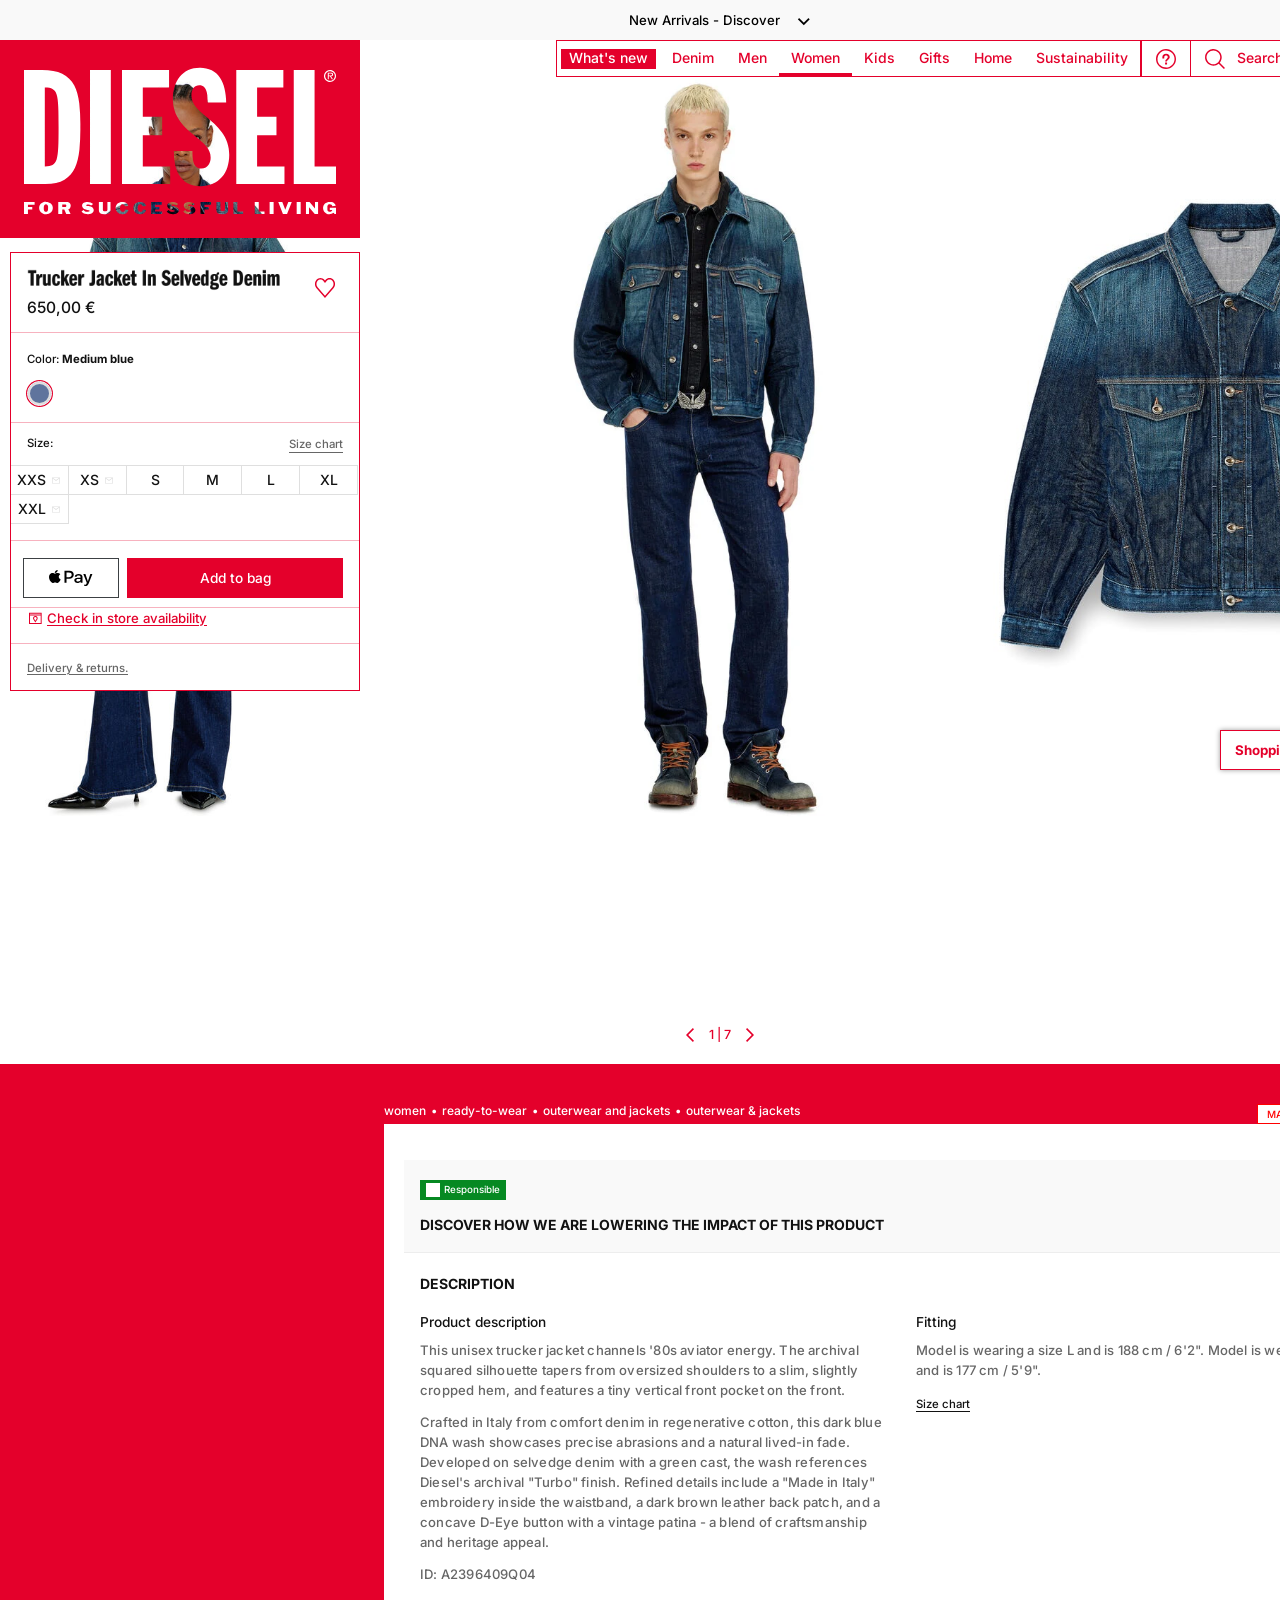
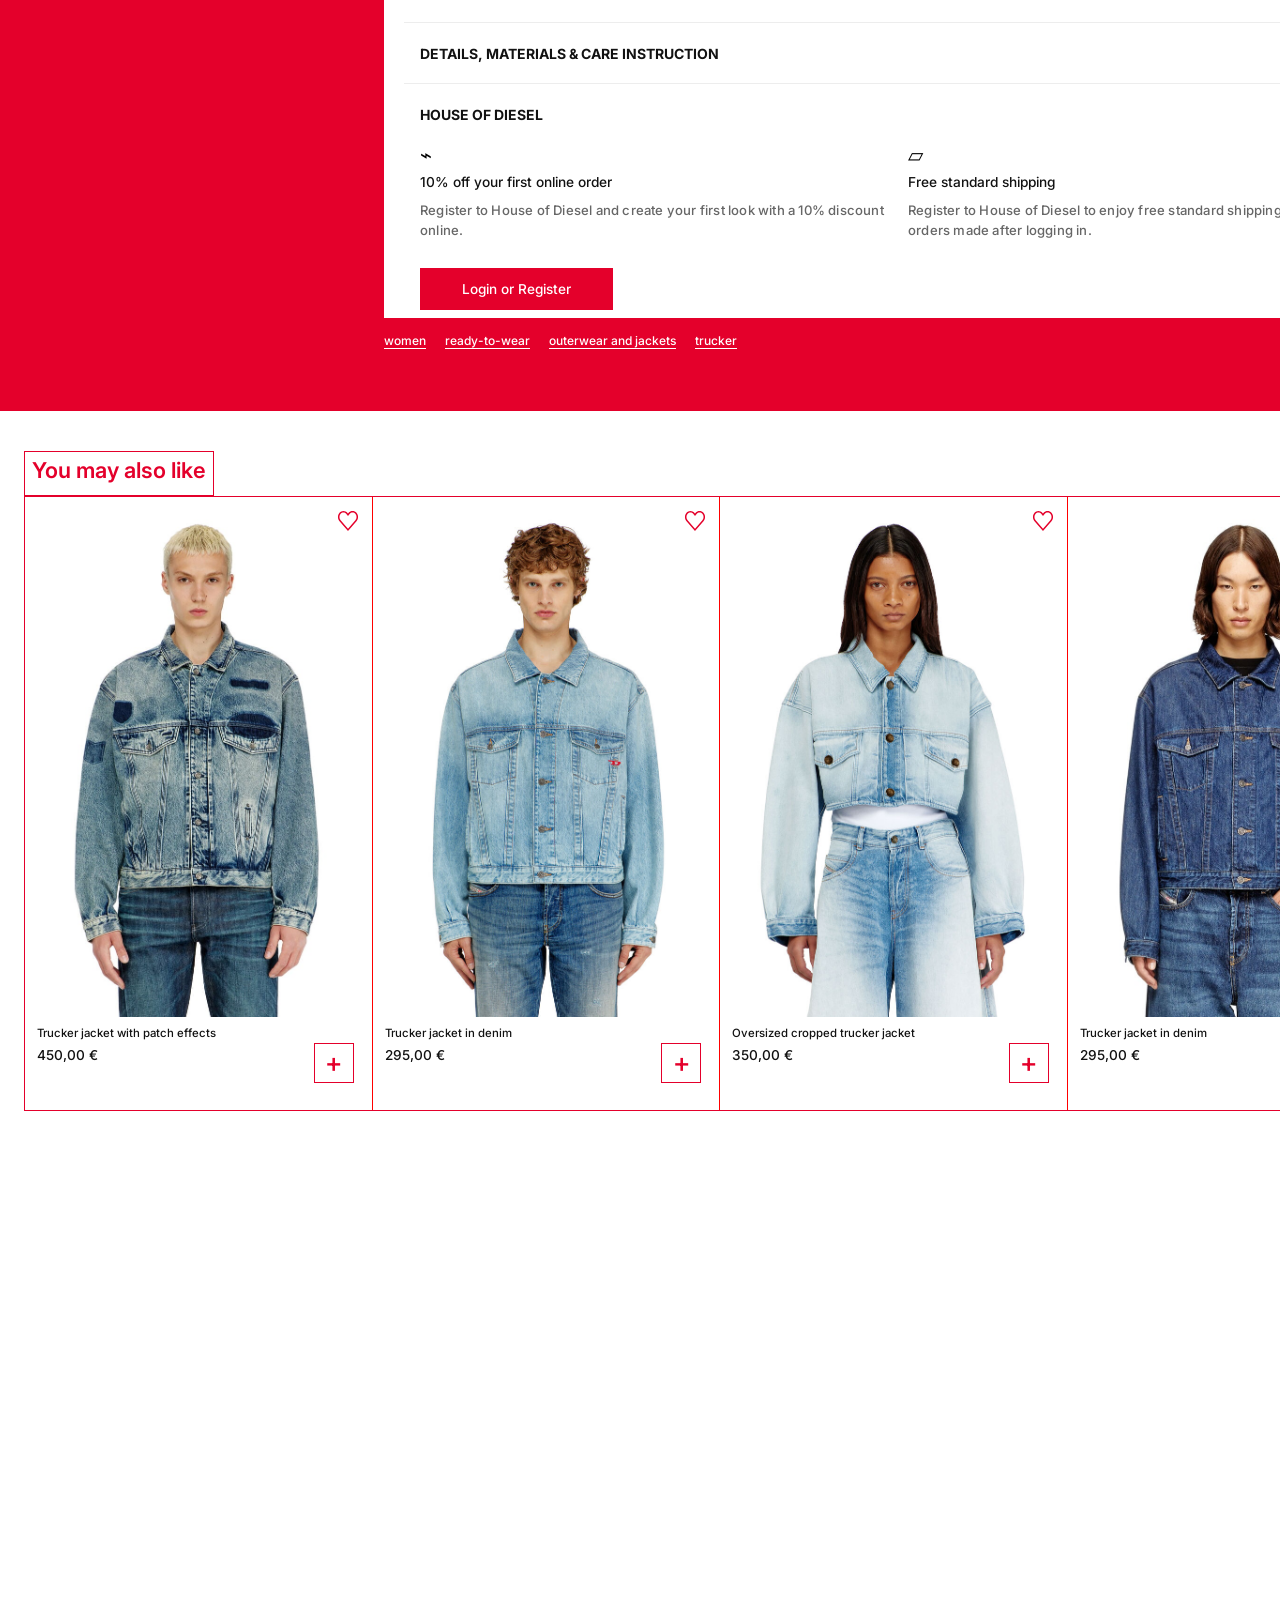
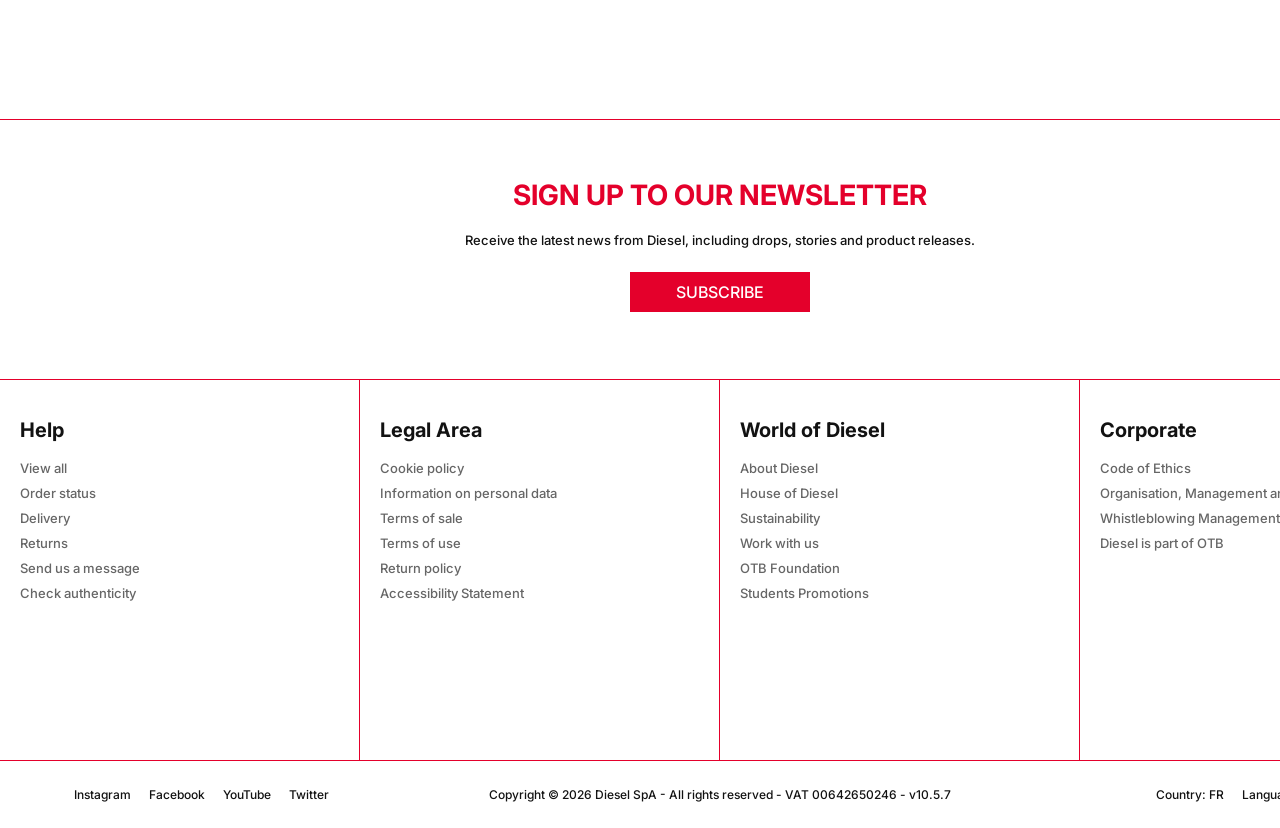
<file: index.html>
<!DOCTYPE html>
<html lang="en">
<head>
  <meta charset="UTF-8" />
  <meta name="viewport" content="width=device-width, initial-scale=1.0" />
  <title>Diesel | Trucker Jacket In Selvedge Denim</title>
  <link rel="preconnect" href="https://fonts.googleapis.com" />
  <link rel="preconnect" href="https://fonts.gstatic.com" crossorigin />
  <link href="https://fonts.googleapis.com/css2?family=Inter:wght@500;600;700;900&display=swap" rel="stylesheet" />
  <link rel="stylesheet" href="style.css" />
</head>
<body>
  <div class="page" data-node-id="7010:11">
    <aside class="promo-bar" data-node-id="7010:1018">
      <span>New Arrivals - Discover</span>
      <span class="chevron">⌄</span>
    </aside>

    <header class="site-header" data-node-id="7010:932">
      <a class="diesel-logo" href="#" aria-label="Diesel">
        <img src="assets/diesel/logo.svg" alt="Diesel" />
      </a>
      <nav class="header-nav" aria-label="Main navigation">
        <a class="nav-item nav-active" href="#">What's new</a>
        <a class="nav-item" href="#">Denim</a>
        <a class="nav-item" href="#">Men</a>
        <a class="nav-item nav-current" href="#">Women</a>
        <a class="nav-item" href="#">Kids</a>
        <a class="nav-item" href="#">Gifts</a>
        <a class="nav-item" href="#">Home</a>
        <a class="nav-item wide" href="#">Sustainability</a>
        <a class="nav-icon" href="#" aria-label="Help"><img src="assets/diesel/header-help.svg" alt="" /></a>
        <a class="nav-search" href="#"><img src="assets/diesel/header-search.svg" alt="" /><span>Search</span></a>
        <a class="nav-icon" href="#" aria-label="Account"><img src="assets/diesel/header-account.svg" alt="" /></a>
        <a class="nav-icon" href="#" aria-label="Wishlist"><img src="assets/diesel/header-wishlist.svg" alt="" /></a>
        <a class="nav-icon" href="#" aria-label="Bag"><img src="assets/diesel/header-bag.svg" alt="" /></a>
      </nav>
    </header>

    <main>
      <section class="product-main" data-node-id="7010:15">
        <div class="product-carousel">
          <div class="slide slide-left">
            <img src="assets/diesel/product-7.png" alt="Model wearing denim jacket" />
          </div>
          <div class="slide slide-center">
            <img src="assets/diesel/product-1.png" alt="Model wearing trucker jacket in selvedge denim" />
          </div>
          <div class="slide slide-right">
            <img src="assets/diesel/product-2.png" alt="Trucker jacket in selvedge denim" />
          </div>
          <div class="carousel-controls">
            <img src="assets/diesel/arrow-left.svg" alt="" />
            <span>1 | 7</span>
            <img src="assets/diesel/arrow-right.svg" alt="" />
          </div>
        </div>

        <button class="complete-look">Complete the look</button>

        <section class="product-card" data-node-id="7010:50" aria-label="Product purchase panel">
          <div class="product-head">
            <div>
              <h1 class="product-title-heading">
                <img class="product-title-img" src="assets/diesel/product-title.png" alt="Trucker Jacket In Selvedge Denim" />
              </h1>
              <p>650,00 €</p>
            </div>
            <button class="wishlist" aria-label="Add to wishlist">
              <img src="assets/diesel/wishlist.svg" alt="" />
            </button>
          </div>

          <div class="color-block">
            <p>Color: <strong>Medium blue</strong></p>
            <button class="swatch" aria-label="Medium blue"></button>
          </div>

          <div class="size-block">
            <div class="size-title">
              <span>Size:</span>
              <a href="#">Size chart</a>
            </div>
            <div class="size-grid" aria-label="Please select size">
              <button>XXS <img src="assets/diesel/mail.svg" alt="" /></button>
              <button>XS <img src="assets/diesel/mail.svg" alt="" /></button>
              <button>S</button>
              <button>M</button>
              <button>L</button>
              <button>XL</button>
              <button>XXL <img src="assets/diesel/mail.svg" alt="" /></button>
            </div>
          </div>

          <div class="cart-row">
            <button class="gpay" aria-label="Apple Pay"><img src="assets/diesel/apple-pay.svg" alt="Apple Pay" /></button>
            <button id="add-to-cart" class="add-bag">Add to bag</button>
          </div>

          <!-- Inline trace zone — opens between cart-row and store-link
               when the user reaches the 5th click. Holds either the
               dashed-line puzzle or the inline sold-out reveal. -->
          <div class="trace-zone" id="trace-zone" aria-hidden="true">
            <div class="trace-inner">
              <p class="trace-prompt" id="trace-prompt">Draw a D to add to cart.</p>
              <canvas class="trace-canvas" id="trace-canvas"></canvas>
              <p class="trace-fail" id="trace-fail" hidden>try again, slow hands.</p>
              <div class="trace-result" id="trace-result" hidden>
                <p class="result-headline">SOLD OUT.<br>FOR SUCCESSFUL TRYING.</p>
              </div>
            </div>
          </div>

          <a class="store-link" href="#"><img src="assets/diesel/pickup.svg" alt="" />Check in store availability</a>
          <a class="returns-link" href="#">Delivery &amp; returns.</a>
        </section>
      </section>

      <section class="details-zone" data-node-id="7010:202">
        <div class="details-shell">
          <div class="details-top">
            <nav class="breadcrumbs">
              <a href="#">women</a>
              <span>•</span>
              <a href="#">ready-to-wear</a>
              <span>•</span>
              <a href="#">outerwear and jackets</a>
              <span>•</span>
              <a href="#">outerwear &amp; jackets</a>
            </nav>
            <div class="badges">
              <span>MADE IN ITALY</span>
              <span>UNISEX</span>
            </div>
          </div>

          <div class="accordion">
            <section class="responsible">
              <div class="responsible-row">
                <span class="responsible-badge"><i></i> Responsible</span>
                <span class="plus">⊕</span>
              </div>
              <h2>Discover how we are lowering the impact of this product</h2>
            </section>

            <section class="ac-section open">
              <div class="ac-head">
                <h2>Description</h2>
                <span>⊖</span>
              </div>
              <div class="description-grid">
                <div>
                  <h3>Product description</h3>
                  <p>This unisex trucker jacket channels '80s aviator energy. The archival squared silhouette tapers from oversized shoulders to a slim, slightly cropped hem, and features a tiny vertical front pocket on the front.</p>
                  <p>Crafted in Italy from comfort denim in regenerative cotton, this dark blue DNA wash showcases precise abrasions and a natural lived-in fade. Developed on selvedge denim with a green cast, the wash references Diesel's archival "Turbo" finish. Refined details include a "Made in Italy" embroidery inside the waistband, a dark brown leather back patch, and a concave D-Eye button with a vintage patina - a blend of craftsmanship and heritage appeal.</p>
                  <p>ID: A2396409Q04</p>
                </div>
                <div>
                  <h3>Fitting</h3>
                  <p>Model is wearing a size L and is 188 cm / 6'2". Model is wearing a size S and is 177 cm / 5'9".</p>
                  <a href="#">Size chart</a>
                </div>
              </div>
            </section>

            <section class="ac-section compact">
              <div class="ac-head">
                <h2>Details, materials &amp; care instruction</h2>
                <span>⊕</span>
              </div>
            </section>

            <section class="ac-section house">
              <div class="ac-head">
                <h2>House of Diesel</h2>
                <span>⊖</span>
              </div>
              <div class="house-grid">
                <article>
                  <div class="mini-icon">⌁</div>
                  <h3>10% off your first online order</h3>
                  <p>Register to House of Diesel and create your first look with a 10% discount online.</p>
                </article>
                <article>
                  <div class="mini-icon">▱</div>
                  <h3>Free standard shipping</h3>
                  <p>Register to House of Diesel to enjoy free standard shipping on all your orders made after logging in.</p>
                </article>
              </div>
              <button class="login-btn">Login or Register</button>
            </section>
          </div>

          <div class="product-tags">
            <a href="#">women</a>
            <a href="#">ready-to-wear</a>
            <a href="#">outerwear and jackets</a>
            <a href="#">trucker</a>
          </div>
        </div>
      </section>

      <section class="recommendations">
        <h2>You may also like</h2>
        <div class="recommendation-grid">
          <article><button class="tile-heart"><img src="assets/diesel/wishlist.svg" alt="" /></button><img src="assets/diesel/rec-1.png" alt="" /><h3>Trucker jacket with patch effects</h3><p>450,00 €</p><button class="tile-plus">+</button></article>
          <article><button class="tile-heart"><img src="assets/diesel/wishlist.svg" alt="" /></button><img src="assets/diesel/rec-2.png" alt="" /><h3>Trucker jacket in denim</h3><p>295,00 €</p><button class="tile-plus">+</button></article>
          <article><button class="tile-heart"><img src="assets/diesel/wishlist.svg" alt="" /></button><img src="assets/diesel/rec-3.png" alt="" /><h3>Oversized cropped trucker jacket</h3><p>350,00 €</p><button class="tile-plus">+</button></article>
          <article><button class="tile-heart"><img src="assets/diesel/wishlist.svg" alt="" /></button><img src="assets/diesel/rec-4.png" alt="" /><h3>Trucker jacket in denim</h3><p>295,00 €</p><button class="tile-plus">+</button></article>
        </div>
      </section>
    </main>

    <div class="assistant-entry" data-node-id="7010:923">
      <button>Shopping Assistant</button>
      <button aria-label="Open assistant"><img src="assets/diesel/assistant.svg" alt="" /></button>
    </div>

    <footer class="diesel-footer">
      <div class="newsletter">
        <h2>Sign up to our newsletter</h2>
        <p>Receive the latest news from Diesel, including drops, stories and product releases.</p>
        <button>Subscribe</button>
      </div>
      <div class="footer-links">
        <section>
          <h3>Help</h3>
          <a>View all</a><a>Order status</a><a>Delivery</a><a>Returns</a><a>Send us a message</a><a>Check authenticity</a>
        </section>
        <section>
          <h3>Legal Area</h3>
          <a>Cookie policy</a><a>Information on personal data</a><a>Terms of sale</a><a>Terms of use</a><a>Return policy</a><a>Accessibility Statement</a>
        </section>
        <section>
          <h3>World of Diesel</h3>
          <a>About Diesel</a><a>House of Diesel</a><a>Sustainability</a><a>Work with us</a><a>OTB Foundation</a><a>Students Promotions</a>
        </section>
        <section>
          <h3>Corporate</h3>
          <a>Code of Ethics</a><a>Organisation, Management and Control Model</a><a>Whistleblowing Management</a><a>Diesel is part of OTB</a>
        </section>
      </div>
      <div class="footer-bottom">
        <div class="socials"><span>Instagram</span><span>Facebook</span><span>YouTube</span><span>Twitter</span></div>
        <p>Copyright © 2026 Diesel SpA - All rights reserved - VAT 00642650246 - v10.5.7</p>
        <div><span>Country: FR</span><span>Language: EN</span></div>
      </div>
    </footer>
  </div>

  <script src="script.js"></script>
</body>
</html>
</file>
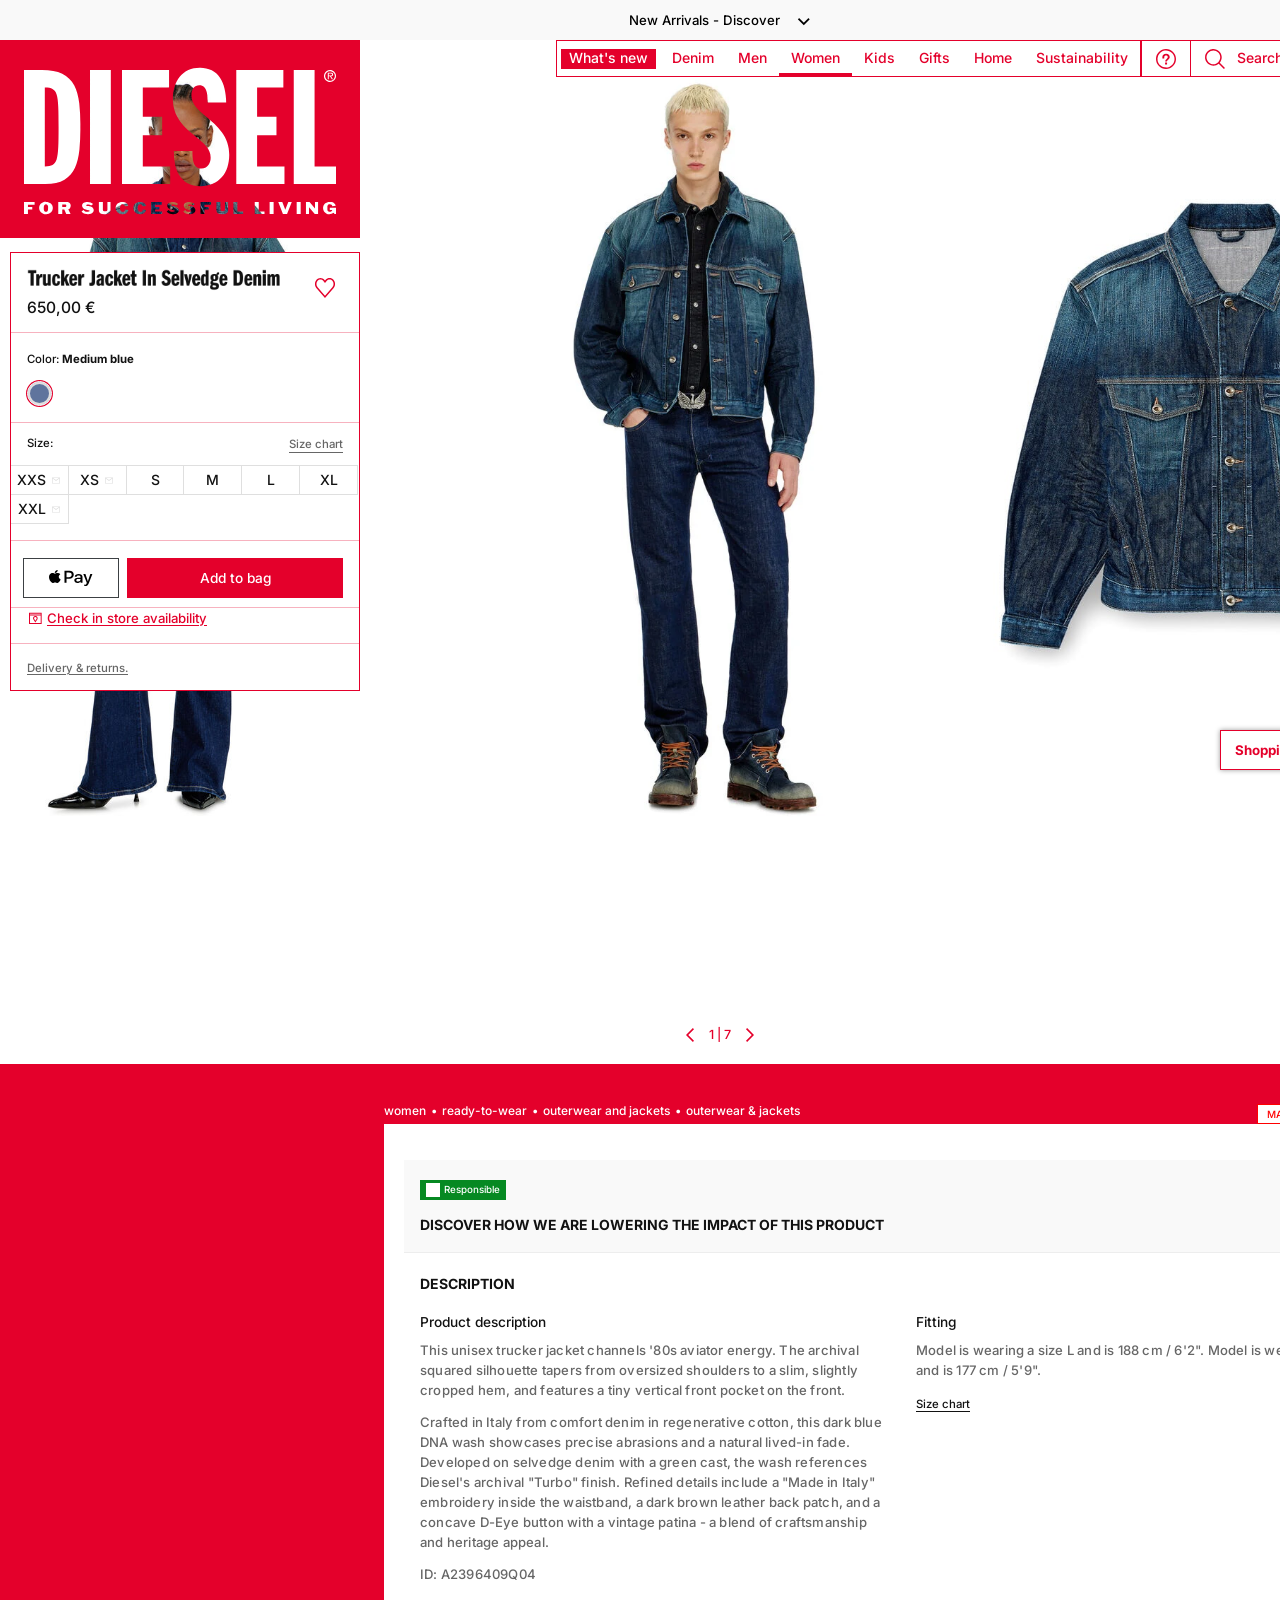
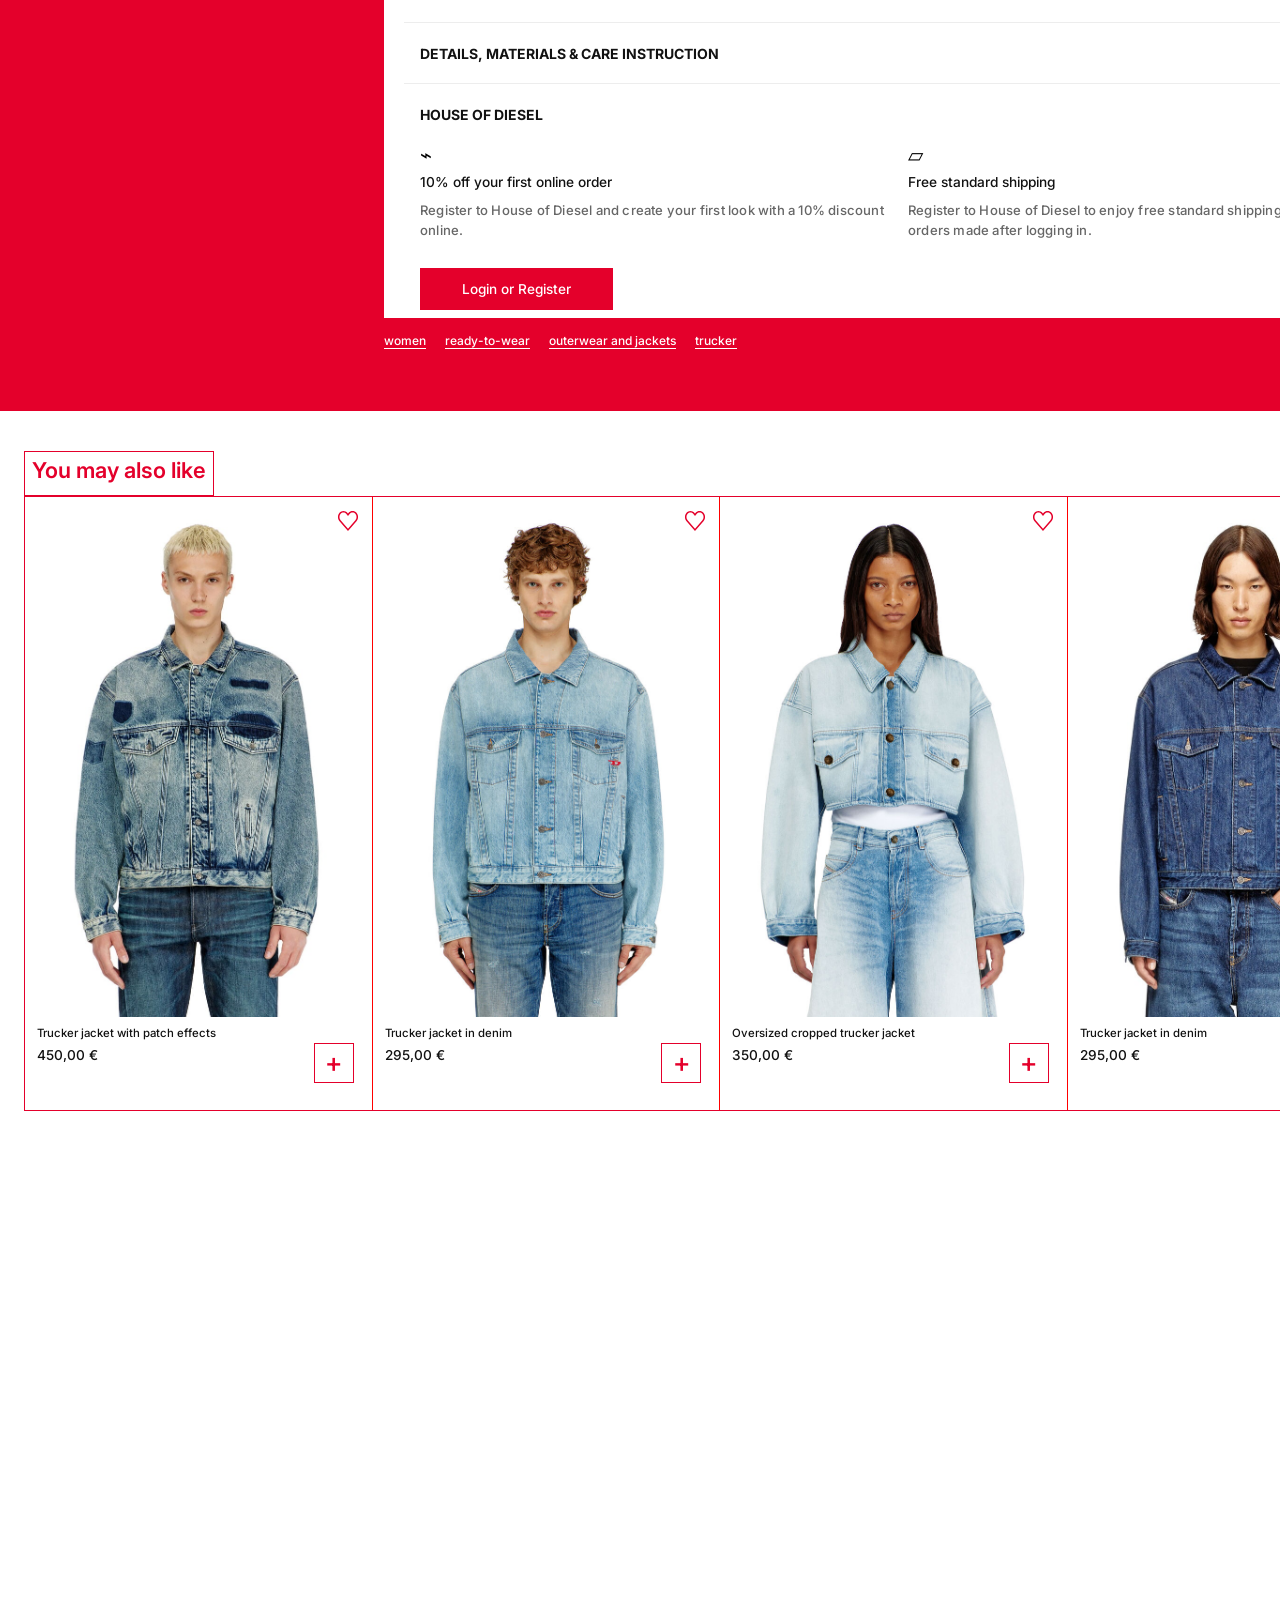
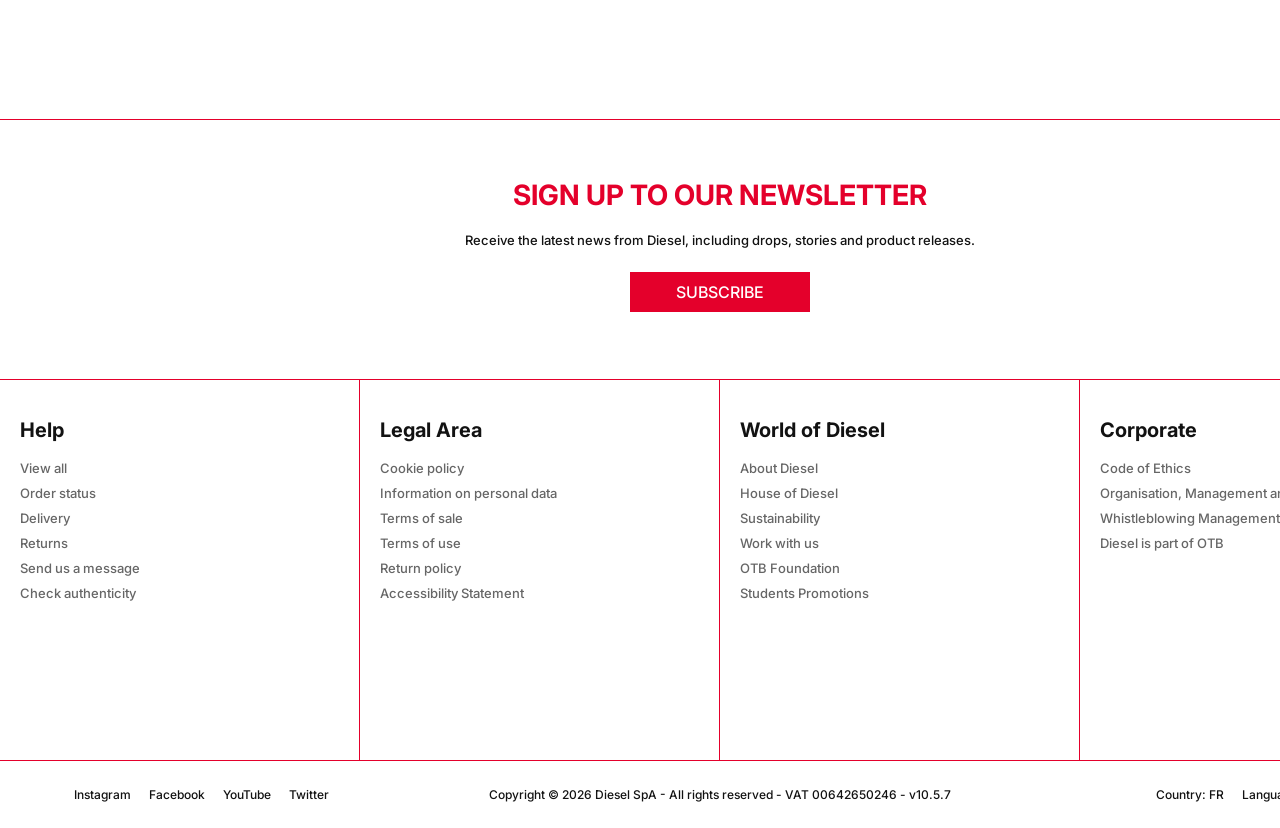
<file: captcha/index.html>
<!DOCTYPE html>
<html lang="en">
<head>
  <meta charset="UTF-8" />
  <meta name="viewport" content="width=device-width, initial-scale=1.0" />
  <title>Diesel | Trucker Jacket In Selvedge Denim</title>
  <link rel="preconnect" href="https://fonts.googleapis.com" />
  <link rel="preconnect" href="https://fonts.gstatic.com" crossorigin />
  <link href="https://fonts.googleapis.com/css2?family=Inter:wght@500;600;700;900&display=swap" rel="stylesheet" />
  <link rel="stylesheet" href="style.css" />
</head>
<body>
  <div class="page" data-node-id="7010:11">
    <aside class="promo-bar" data-node-id="7010:1018">
      <span>New Arrivals - Discover</span>
      <span class="chevron">⌄</span>
    </aside>

    <header class="site-header" data-node-id="7010:932">
      <a class="diesel-logo" href="#" aria-label="Diesel">
        <img src="../assets/diesel/logo.svg" alt="Diesel" />
      </a>
      <nav class="header-nav" aria-label="Main navigation">
        <a class="nav-item nav-active" href="#">What's new</a>
        <a class="nav-item" href="#">Denim</a>
        <a class="nav-item" href="#">Men</a>
        <a class="nav-item nav-current" href="#">Women</a>
        <a class="nav-item" href="#">Kids</a>
        <a class="nav-item" href="#">Gifts</a>
        <a class="nav-item" href="#">Home</a>
        <a class="nav-item wide" href="#">Sustainability</a>
        <a class="nav-icon" href="#" aria-label="Help"><img src="../assets/diesel/header-help.svg" alt="" /></a>
        <a class="nav-search" href="#"><img src="../assets/diesel/header-search.svg" alt="" /><span>Search</span></a>
        <a class="nav-icon" href="#" aria-label="Account"><img src="../assets/diesel/header-account.svg" alt="" /></a>
        <a class="nav-icon" href="#" aria-label="Wishlist"><img src="../assets/diesel/header-wishlist.svg" alt="" /></a>
        <a class="nav-icon" href="#" aria-label="Bag"><img src="../assets/diesel/header-bag.svg" alt="" /></a>
      </nav>
    </header>

    <main>
      <section class="product-main" data-node-id="7010:15">
        <div class="product-carousel">
          <div class="slide slide-left">
            <img src="../assets/diesel/product-7.png" alt="Model wearing denim jacket" />
          </div>
          <div class="slide slide-center">
            <img src="../assets/diesel/product-1.png" alt="Model wearing trucker jacket in selvedge denim" />
          </div>
          <div class="slide slide-right">
            <img src="../assets/diesel/product-2.png" alt="Trucker jacket in selvedge denim" />
          </div>
          <div class="carousel-controls">
            <img src="../assets/diesel/arrow-left.svg" alt="" />
            <span>1 | 7</span>
            <img src="../assets/diesel/arrow-right.svg" alt="" />
          </div>
        </div>

        <button class="complete-look">Complete the look</button>

        <section class="product-card" data-node-id="7010:50" aria-label="Product purchase panel">
          <div class="product-head">
            <div>
              <h1 class="product-title-heading">
                <img class="product-title-img" src="../assets/diesel/product-title.png" alt="Trucker Jacket In Selvedge Denim" />
              </h1>
              <p>650,00 €</p>
            </div>
            <button class="wishlist" aria-label="Add to wishlist">
              <img src="../assets/diesel/wishlist.svg" alt="" />
            </button>
          </div>

          <div class="color-block">
            <p>Color: <strong>Medium blue</strong></p>
            <button class="swatch" aria-label="Medium blue"></button>
          </div>

          <div class="size-block">
            <div class="size-title">
              <span>Size:</span>
              <a href="#">Size chart</a>
            </div>
            <div class="size-grid" aria-label="Please select size">
              <button>XXS <img src="../assets/diesel/mail.svg" alt="" /></button>
              <button>XS <img src="../assets/diesel/mail.svg" alt="" /></button>
              <button>S</button>
              <button>M</button>
              <button>L</button>
              <button>XL</button>
              <button>XXL <img src="../assets/diesel/mail.svg" alt="" /></button>
            </div>
          </div>

          <div class="cart-row">
            <button class="gpay" aria-label="Apple Pay"><img src="../assets/diesel/apple-pay.svg" alt="Apple Pay" /></button>
            <button id="add-to-cart" class="add-bag">Add to bag</button>
          </div>

          <!-- Inline trace zone — opens between cart-row and store-link
               when the user reaches the 5th click. Holds either the
               dashed-line puzzle or the inline sold-out reveal. -->
          <div class="trace-zone" id="trace-zone" aria-hidden="true">
            <div class="trace-inner">
              <p class="trace-prompt" id="trace-prompt">Draw a D to add to cart.</p>
              <canvas class="trace-canvas" id="trace-canvas"></canvas>
              <p class="trace-fail" id="trace-fail" hidden>try again, slow hands.</p>
              <div class="trace-result" id="trace-result" hidden>
                <p class="result-headline">SOLD OUT.<br>FOR SUCCESSFUL TRYING.</p>
              </div>
            </div>
          </div>

          <a class="store-link" href="#"><img src="../assets/diesel/pickup.svg" alt="" />Check in store availability</a>
          <a class="returns-link" href="#">Delivery &amp; returns.</a>
        </section>
      </section>

      <section class="details-zone" data-node-id="7010:202">
        <div class="details-shell">
          <div class="details-top">
            <nav class="breadcrumbs">
              <a href="#">women</a>
              <span>•</span>
              <a href="#">ready-to-wear</a>
              <span>•</span>
              <a href="#">outerwear and jackets</a>
              <span>•</span>
              <a href="#">outerwear &amp; jackets</a>
            </nav>
            <div class="badges">
              <span>MADE IN ITALY</span>
              <span>UNISEX</span>
            </div>
          </div>

          <div class="accordion">
            <section class="responsible">
              <div class="responsible-row">
                <span class="responsible-badge"><i></i> Responsible</span>
                <span class="plus">⊕</span>
              </div>
              <h2>Discover how we are lowering the impact of this product</h2>
            </section>

            <section class="ac-section open">
              <div class="ac-head">
                <h2>Description</h2>
                <span>⊖</span>
              </div>
              <div class="description-grid">
                <div>
                  <h3>Product description</h3>
                  <p>This unisex trucker jacket channels '80s aviator energy. The archival squared silhouette tapers from oversized shoulders to a slim, slightly cropped hem, and features a tiny vertical front pocket on the front.</p>
                  <p>Crafted in Italy from comfort denim in regenerative cotton, this dark blue DNA wash showcases precise abrasions and a natural lived-in fade. Developed on selvedge denim with a green cast, the wash references Diesel's archival "Turbo" finish. Refined details include a "Made in Italy" embroidery inside the waistband, a dark brown leather back patch, and a concave D-Eye button with a vintage patina - a blend of craftsmanship and heritage appeal.</p>
                  <p>ID: A2396409Q04</p>
                </div>
                <div>
                  <h3>Fitting</h3>
                  <p>Model is wearing a size L and is 188 cm / 6'2". Model is wearing a size S and is 177 cm / 5'9".</p>
                  <a href="#">Size chart</a>
                </div>
              </div>
            </section>

            <section class="ac-section compact">
              <div class="ac-head">
                <h2>Details, materials &amp; care instruction</h2>
                <span>⊕</span>
              </div>
            </section>

            <section class="ac-section house">
              <div class="ac-head">
                <h2>House of Diesel</h2>
                <span>⊖</span>
              </div>
              <div class="house-grid">
                <article>
                  <div class="mini-icon">⌁</div>
                  <h3>10% off your first online order</h3>
                  <p>Register to House of Diesel and create your first look with a 10% discount online.</p>
                </article>
                <article>
                  <div class="mini-icon">▱</div>
                  <h3>Free standard shipping</h3>
                  <p>Register to House of Diesel to enjoy free standard shipping on all your orders made after logging in.</p>
                </article>
              </div>
              <button class="login-btn">Login or Register</button>
            </section>
          </div>

          <div class="product-tags">
            <a href="#">women</a>
            <a href="#">ready-to-wear</a>
            <a href="#">outerwear and jackets</a>
            <a href="#">trucker</a>
          </div>
        </div>
      </section>

      <section class="recommendations">
        <h2>You may also like</h2>
        <div class="recommendation-grid">
          <article><button class="tile-heart"><img src="../assets/diesel/wishlist.svg" alt="" /></button><img src="../assets/diesel/rec-1.png" alt="" /><h3>Trucker jacket with patch effects</h3><p>450,00 €</p><button class="tile-plus">+</button></article>
          <article><button class="tile-heart"><img src="../assets/diesel/wishlist.svg" alt="" /></button><img src="../assets/diesel/rec-2.png" alt="" /><h3>Trucker jacket in denim</h3><p>295,00 €</p><button class="tile-plus">+</button></article>
          <article><button class="tile-heart"><img src="../assets/diesel/wishlist.svg" alt="" /></button><img src="../assets/diesel/rec-3.png" alt="" /><h3>Oversized cropped trucker jacket</h3><p>350,00 €</p><button class="tile-plus">+</button></article>
          <article><button class="tile-heart"><img src="../assets/diesel/wishlist.svg" alt="" /></button><img src="../assets/diesel/rec-4.png" alt="" /><h3>Trucker jacket in denim</h3><p>295,00 €</p><button class="tile-plus">+</button></article>
        </div>
      </section>
    </main>

    <div class="assistant-entry" data-node-id="7010:923">
      <button>Shopping Assistant</button>
      <button aria-label="Open assistant"><img src="../assets/diesel/assistant.svg" alt="" /></button>
    </div>

    <footer class="diesel-footer">
      <div class="newsletter">
        <h2>Sign up to our newsletter</h2>
        <p>Receive the latest news from Diesel, including drops, stories and product releases.</p>
        <button>Subscribe</button>
      </div>
      <div class="footer-links">
        <section>
          <h3>Help</h3>
          <a>View all</a><a>Order status</a><a>Delivery</a><a>Returns</a><a>Send us a message</a><a>Check authenticity</a>
        </section>
        <section>
          <h3>Legal Area</h3>
          <a>Cookie policy</a><a>Information on personal data</a><a>Terms of sale</a><a>Terms of use</a><a>Return policy</a><a>Accessibility Statement</a>
        </section>
        <section>
          <h3>World of Diesel</h3>
          <a>About Diesel</a><a>House of Diesel</a><a>Sustainability</a><a>Work with us</a><a>OTB Foundation</a><a>Students Promotions</a>
        </section>
        <section>
          <h3>Corporate</h3>
          <a>Code of Ethics</a><a>Organisation, Management and Control Model</a><a>Whistleblowing Management</a><a>Diesel is part of OTB</a>
        </section>
      </div>
      <div class="footer-bottom">
        <div class="socials"><span>Instagram</span><span>Facebook</span><span>YouTube</span><span>Twitter</span></div>
        <p>Copyright © 2026 Diesel SpA - All rights reserved - VAT 00642650246 - v10.5.7</p>
        <div><span>Country: FR</span><span>Language: EN</span></div>
      </div>
    </footer>
  </div>

  <script src="script.js"></script>
</body>
</html>
</file>
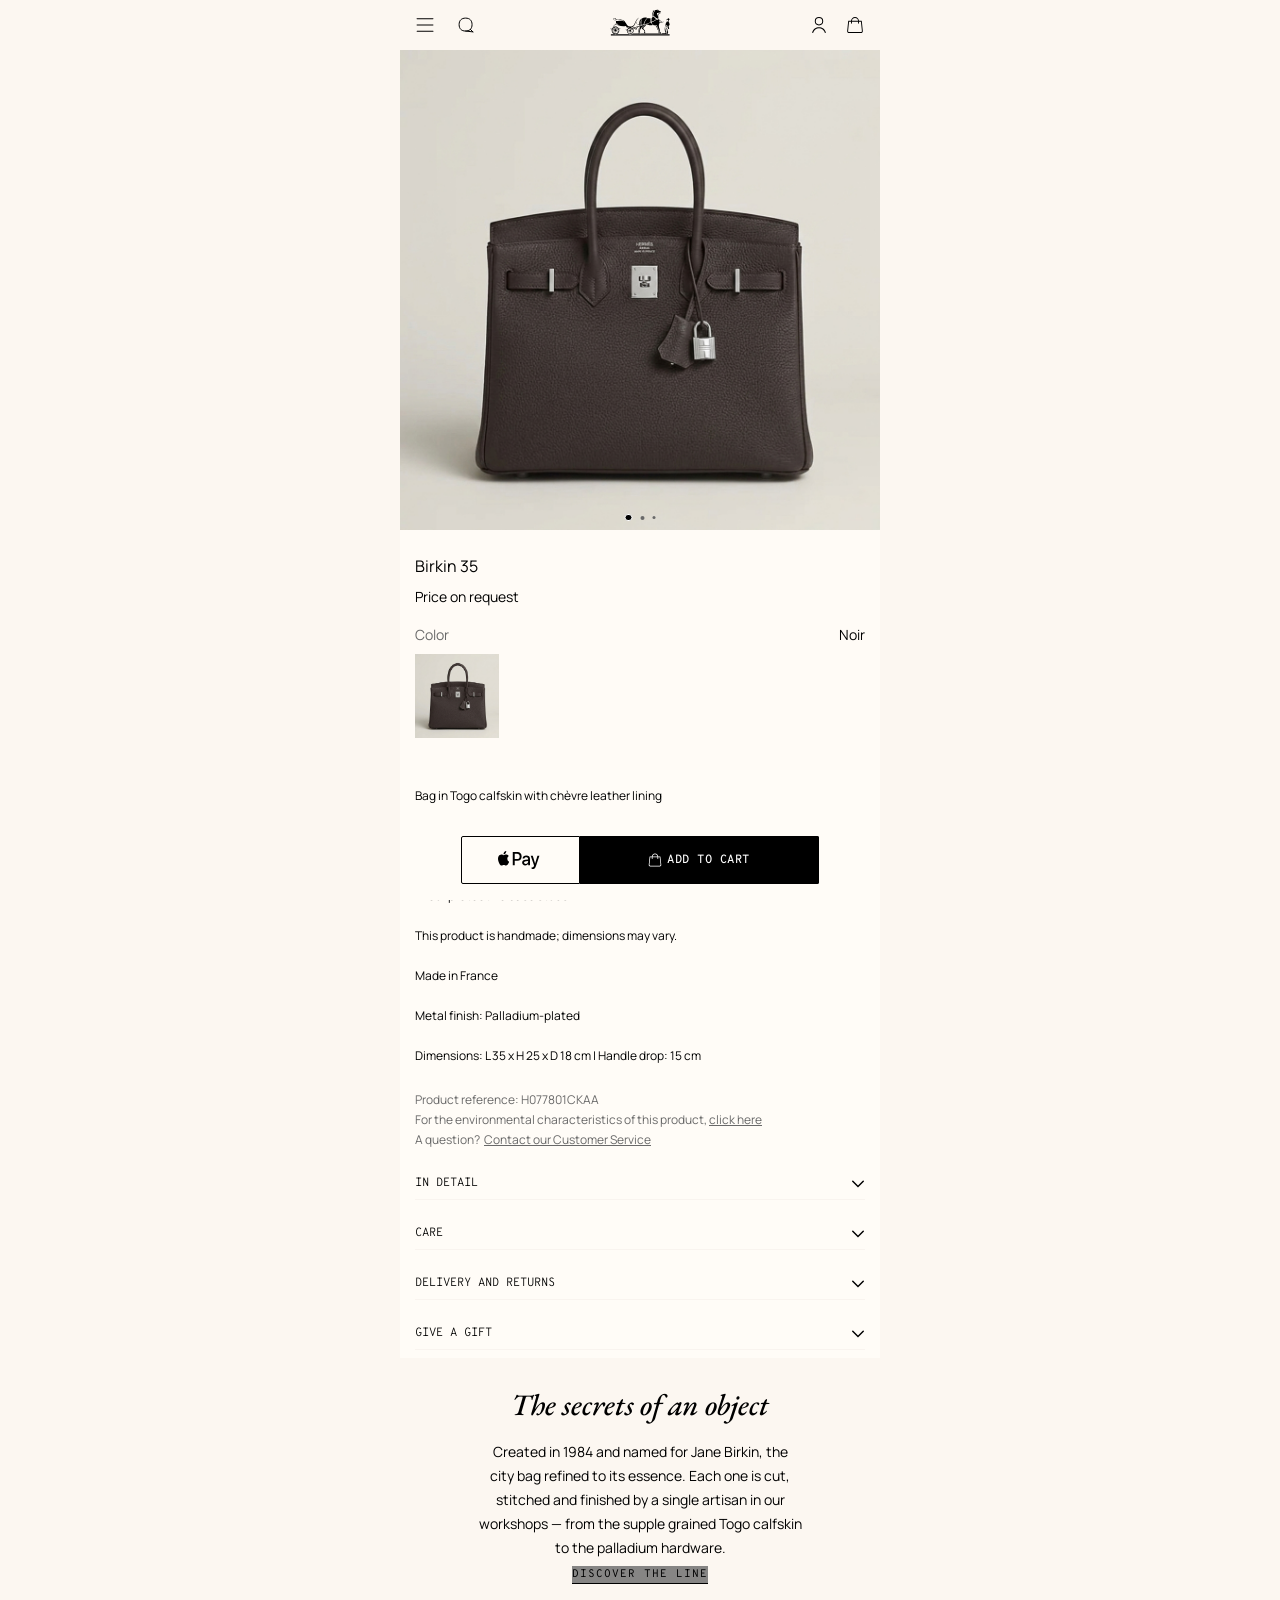
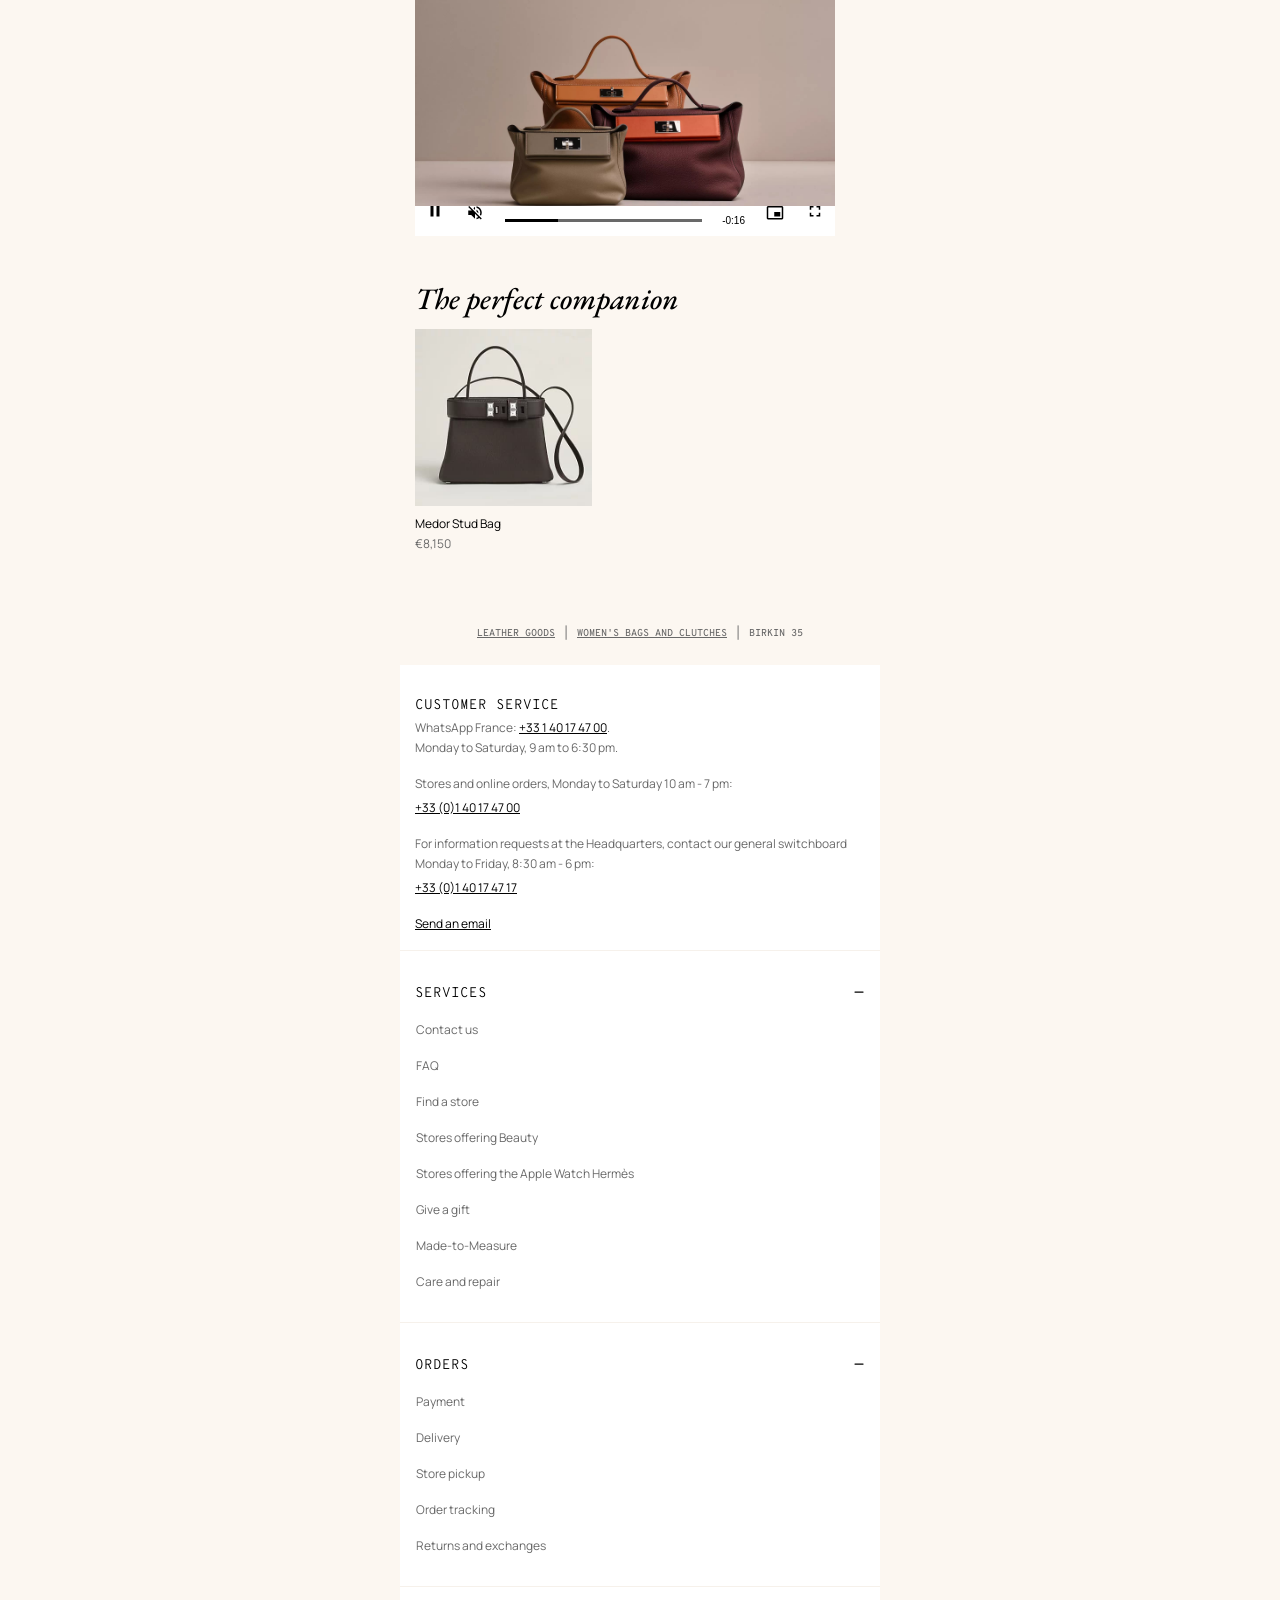
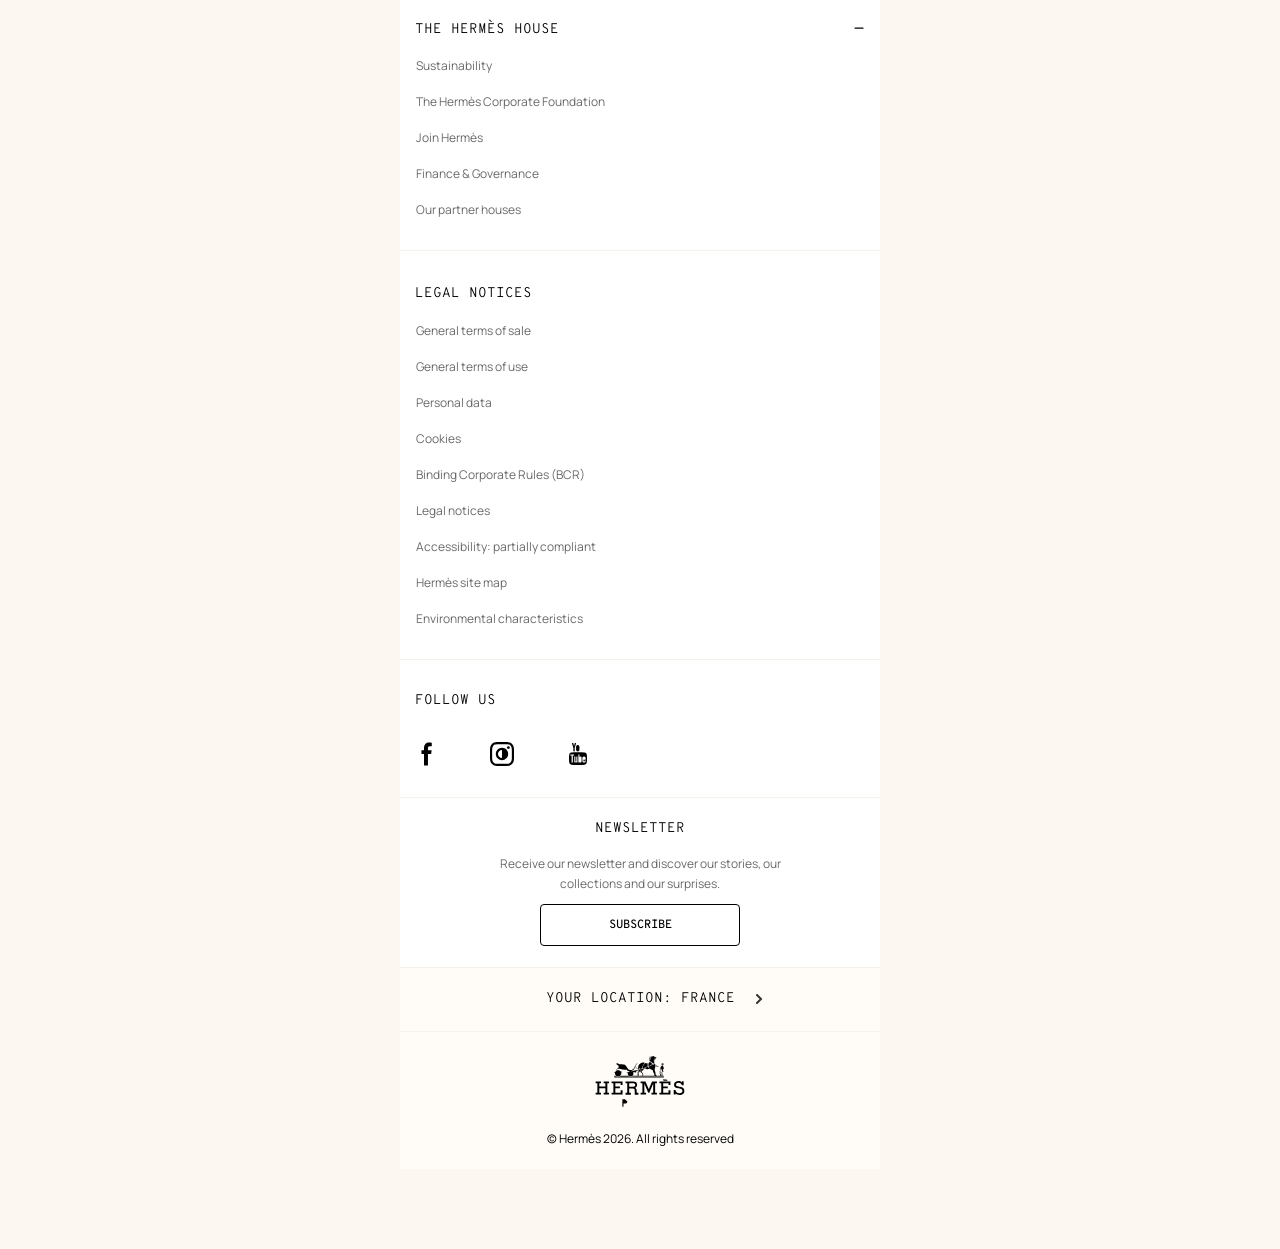
<file: hermes/index.html>
<!DOCTYPE html>
<html lang="en">
<head>
  <meta charset="UTF-8" />
  <meta name="viewport" content="width=device-width, initial-scale=1.0, maximum-scale=1.0, user-scalable=no, viewport-fit=cover" />
  <meta name="theme-color" content="#fcf7f1" />
  <meta name="apple-mobile-web-app-status-bar-style" content="default" />
  <title>Birkin 35 | Hermès</title>
  <link rel="preconnect" href="https://fonts.googleapis.com" />
  <link rel="preconnect" href="https://fonts.gstatic.com" crossorigin />
  <link href="https://fonts.googleapis.com/css2?family=EB+Garamond:ital,wght@1,500&family=Manrope:wght@400&family=Overpass+Mono:wght@300;400;500&display=swap" rel="stylesheet" />
  <link rel="stylesheet" href="style.css" />
</head>
<body>
  <div class="device">

    <!-- HEADER -->
    <header class="header">
      <button class="header-icon header-menu" aria-label="Menu">
        <img src="assets/images/menu-icon.svg" alt="" />
      </button>
      <button class="header-icon header-search" aria-label="Search">
        <img src="assets/images/search-icon.svg" alt="" />
      </button>
      <a href="#" class="header-logo" aria-label="Hermès">
        <img src="assets/images/hermes-logo.svg" alt="Hermès" />
      </a>
      <button class="header-icon header-account" aria-label="Account">
        <img src="assets/images/header-account.svg" alt="" />
      </button>
      <button class="header-icon header-bag" aria-label="Bag">
        <img src="assets/images/header-bag.svg" alt="" />
      </button>
    </header>

    <!-- MAIN -->
    <main class="main">

      <!-- HERO CAROUSEL -->
      <section class="hero">
        <div class="hero-image">
          <img src="assets/images/IMG_9159.jpg" alt="Birkin 35" />
        </div>
        <div class="hero-dots" aria-hidden="true">
          <span class="dot dot-active"></span>
          <span class="dot dot-med"></span>
          <span class="dot dot-small"></span>
        </div>
      </section>

      <!-- SELECTOR / TITLE / PRICE / VARIANTS -->
      <section class="selector">
        <h1 class="product-title">Birkin 35</h1>
        <div class="product-price">Price on request</div>
        <div class="variant-group">
          <div class="variant-header">
            <span class="variant-label">Color</span>
            <span class="variant-value">Noir</span>
          </div>
          <ul class="variant-swatches">
            <li class="swatch swatch-active">
              <img src="assets/images/IMG_9159.jpg" alt="Noir" />
            </li>
          </ul>
        </div>
      </section>

      <!-- PRODUCT DETAILS -->
      <section class="details">
        <div class="details-description">
          <p>Bag in Togo calfskin with chèvre leather lining</p>
          <p>- Two top handles<br>- Front turn-lock with padlock and clochette<br>- Two interior pockets, one zipped<br>- Four protective base studs</p>
          <p>This product is handmade; dimensions may vary.</p>
        </div>
        <p class="details-line">Made in France</p>
        <p class="details-line">Metal finish: Palladium-plated</p>
        <p class="details-line">Dimensions: L 35 x H 25 x D 18 cm | Handle drop: 15 cm</p>

        <div class="details-footer">
          <p class="ref">Product reference:  H077801CKAA</p>
          <p class="env">For the environmental characteristics of this product, <a href="#">click here</a></p>
          <p class="contact">A question? <a href="#">Contact our Customer Service</a></p>
        </div>

        <!-- EXPANSION PANELS -->
        <div class="panels">
          <button class="panel">
            <span class="panel-label">IN DETAIL</span>
            <img class="panel-icon" src="assets/images/plus-icon.svg" alt="" />
          </button>
          <button class="panel">
            <span class="panel-label">CARE</span>
            <img class="panel-icon" src="assets/images/plus-icon.svg" alt="" />
          </button>
          <button class="panel">
            <span class="panel-label">DELIVERY AND RETURNS</span>
            <img class="panel-icon" src="assets/images/plus-icon.svg" alt="" />
          </button>
          <button class="panel">
            <span class="panel-label">GIVE A GIFT</span>
            <img class="panel-icon" src="assets/images/plus-icon.svg" alt="" />
          </button>
        </div>
      </section>

      <!-- STORY BEHIND -->
      <section class="story">
        <h2 class="story-title">The secrets of an object</h2>
        <p class="story-body">
          Created in 1984 and named for Jane Birkin, the<br>
          city bag refined to its essence. Each one is cut,<br>
          stitched and finished by a single artisan in our<br>
          workshops — from the supple grained Togo calfskin<br>
          to the palladium hardware.
        </p>
        <a class="story-link" href="#">DISCOVER THE LINE</a>

        <div class="story-video">
          <img class="video-thumb" src="assets/images/video-thumb.jpg" alt="" />
          <div class="video-controls">
            <button class="video-btn"><img src="assets/images/video-play.svg" alt="Play" /></button>
            <button class="video-btn"><img src="assets/images/video-mute.svg" alt="Mute" /></button>
            <div class="video-progress">
              <div class="video-progress-fill"></div>
            </div>
            <span class="video-time">-0:16</span>
            <button class="video-btn"><img src="assets/images/video-cc.svg" alt="Captions" /></button>
            <button class="video-btn"><img src="assets/images/video-fullscreen.svg" alt="Fullscreen" /></button>
          </div>
        </div>
      </section>

      <!-- CROSS-SELL -->
      <section class="cross-sell">
        <h2 class="cross-sell-title">The perfect companion</h2>
        <a class="cross-sell-item" href="#">
          <div class="cross-sell-image">
            <img src="assets/images/medor-clous.jpg" alt="Medor Stud Bag" />
          </div>
          <h3 class="cross-sell-name">Medor Stud Bag</h3>
          <p class="cross-sell-price">€8,150</p>
        </a>
      </section>

      <!-- BREADCRUMB -->
      <nav class="breadcrumb">
        <a class="crumb crumb-link" href="#">LEATHER GOODS</a>
        <span class="crumb-sep">|</span>
        <a class="crumb crumb-link" href="#">WOMEN'S BAGS AND CLUTCHES</a>
        <span class="crumb-sep">|</span>
        <span class="crumb">BIRKIN 35</span>
      </nav>

    </main>

    <!-- FOOTER -->
    <footer class="footer">
      <section class="footer-section footer-service">
        <h4 class="footer-heading">CUSTOMER SERVICE</h4>
        <p class="footer-text">
          <span class="muted">WhatsApp France: </span><a href="#">+33 1 40 17 47 00</a><span class="muted">.</span><br>
          <span class="muted">Monday to Saturday, 9 am to 6:30 pm.</span>
        </p>
        <p class="footer-text muted">Stores and online orders, Monday to Saturday 10 am - 7 pm:</p>
        <a class="footer-link" href="#">+33 (0)1 40 17 47 00</a>

        <p class="footer-text muted">For information requests at the Headquarters, contact our general switchboard Monday to Friday, 8:30 am - 6 pm:</p>
        <a class="footer-link" href="#">+33 (0)1 40 17 47 17</a>

        <a class="footer-link footer-email" href="#">Send an email</a>
      </section>

      <section class="footer-section footer-collapse">
        <button class="footer-group-head">
          <span>SERVICES</span>
          <img src="assets/images/footer-arrow.svg" alt="" />
        </button>
        <ul class="footer-list">
          <li>Contact us</li>
          <li>FAQ</li>
          <li>Find a store</li>
          <li>Stores offering Beauty</li>
          <li>Stores offering the Apple Watch Hermès</li>
          <li>Give a gift</li>
          <li>Made-to-Measure</li>
          <li>Care and repair</li>
        </ul>
      </section>

      <section class="footer-section footer-collapse">
        <button class="footer-group-head">
          <span>ORDERS</span>
          <img src="assets/images/footer-arrow.svg" alt="" />
        </button>
        <ul class="footer-list">
          <li>Payment</li>
          <li>Delivery</li>
          <li>Store pickup</li>
          <li>Order tracking</li>
          <li>Returns and exchanges</li>
        </ul>
      </section>

      <section class="footer-section footer-collapse">
        <button class="footer-group-head">
          <span>THE HERMÈS HOUSE</span>
          <img src="assets/images/footer-arrow.svg" alt="" />
        </button>
        <ul class="footer-list">
          <li>Sustainability</li>
          <li>The Hermès Corporate Foundation</li>
          <li>Join Hermès</li>
          <li>Finance &amp; Governance</li>
          <li>Our partner houses</li>
        </ul>
      </section>

      <section class="footer-section footer-collapse footer-collapse-static">
        <div class="footer-group-head">
          <span>LEGAL NOTICES</span>
        </div>
        <ul class="footer-list">
          <li>General terms of sale</li>
          <li>General terms of use</li>
          <li>Personal data</li>
          <li>Cookies</li>
          <li>Binding Corporate Rules (BCR)</li>
          <li>Legal notices</li>
          <li>Accessibility: partially compliant</li>
          <li>Hermès site map</li>
          <li>Environmental characteristics</li>
        </ul>
      </section>

      <section class="footer-section footer-social">
        <h4 class="footer-heading">FOLLOW US</h4>
        <div class="footer-social-icons">
          <a href="#"><img src="assets/images/social-1.svg" alt="" /></a>
          <a href="#"><img src="assets/images/social-2.svg" alt="" /></a>
          <a href="#"><img src="assets/images/social-3.svg" alt="" /></a>
        </div>
      </section>

      <section class="footer-section footer-newsletter">
        <h4 class="footer-heading footer-heading-center">NEWSLETTER</h4>
        <p class="footer-text footer-text-center">Receive our newsletter and discover our stories, our<br>collections and our surprises.</p>
        <button class="footer-newsletter-btn">SUBSCRIBE</button>
      </section>

      <section class="footer-section footer-country">
        <button class="footer-country-btn">
          <span>YOUR LOCATION: FRANCE</span>
          <img src="assets/images/country-arrow.svg" alt="" />
        </button>
      </section>

      <div class="footer-rider">
        <img src="assets/images/hermes-rider.svg" alt="Hermès" />
      </div>

      <p class="footer-copyright">© Hermès 2026. All rights reserved</p>
    </footer>

    <!-- YIELD DIALOG (appears after 4 failed leaps) -->
    <div id="yield-dialog" class="dialog" hidden>
      <div class="dialog-card">
        <img class="dialog-logo" src="assets/images/hermes-logo.svg" alt="Hermès" />
        <p class="dialog-message">Availability of this piece is determined by allocation. Please visit your nearest boutique to be introduced to one of our advisors.</p>
        <button class="dialog-close">Understood</button>
      </div>
    </div>

    <!-- STICKY BOTTOM ACTION BAR -->
    <div class="sticky-bar">
      <button class="apple-pay-btn" aria-label="Apple Pay">
        <img src="assets/images/apple-pay-logo.svg" alt="Apple Pay" />
      </button>
      <div class="add-to-cart-wrapper">
        <span class="cart-slot" aria-hidden="true"></span>
        <button id="add-to-cart" class="add-to-cart-btn" aria-label="Add to cart">
          <img class="cart-icon" src="assets/images/cart-icon.svg" alt="" />
          <span class="cart-label">ADD TO CART</span>
        </button>
      </div>
    </div>

  </div>

  <script src="script.js"></script>
</body>
</html>
</file>
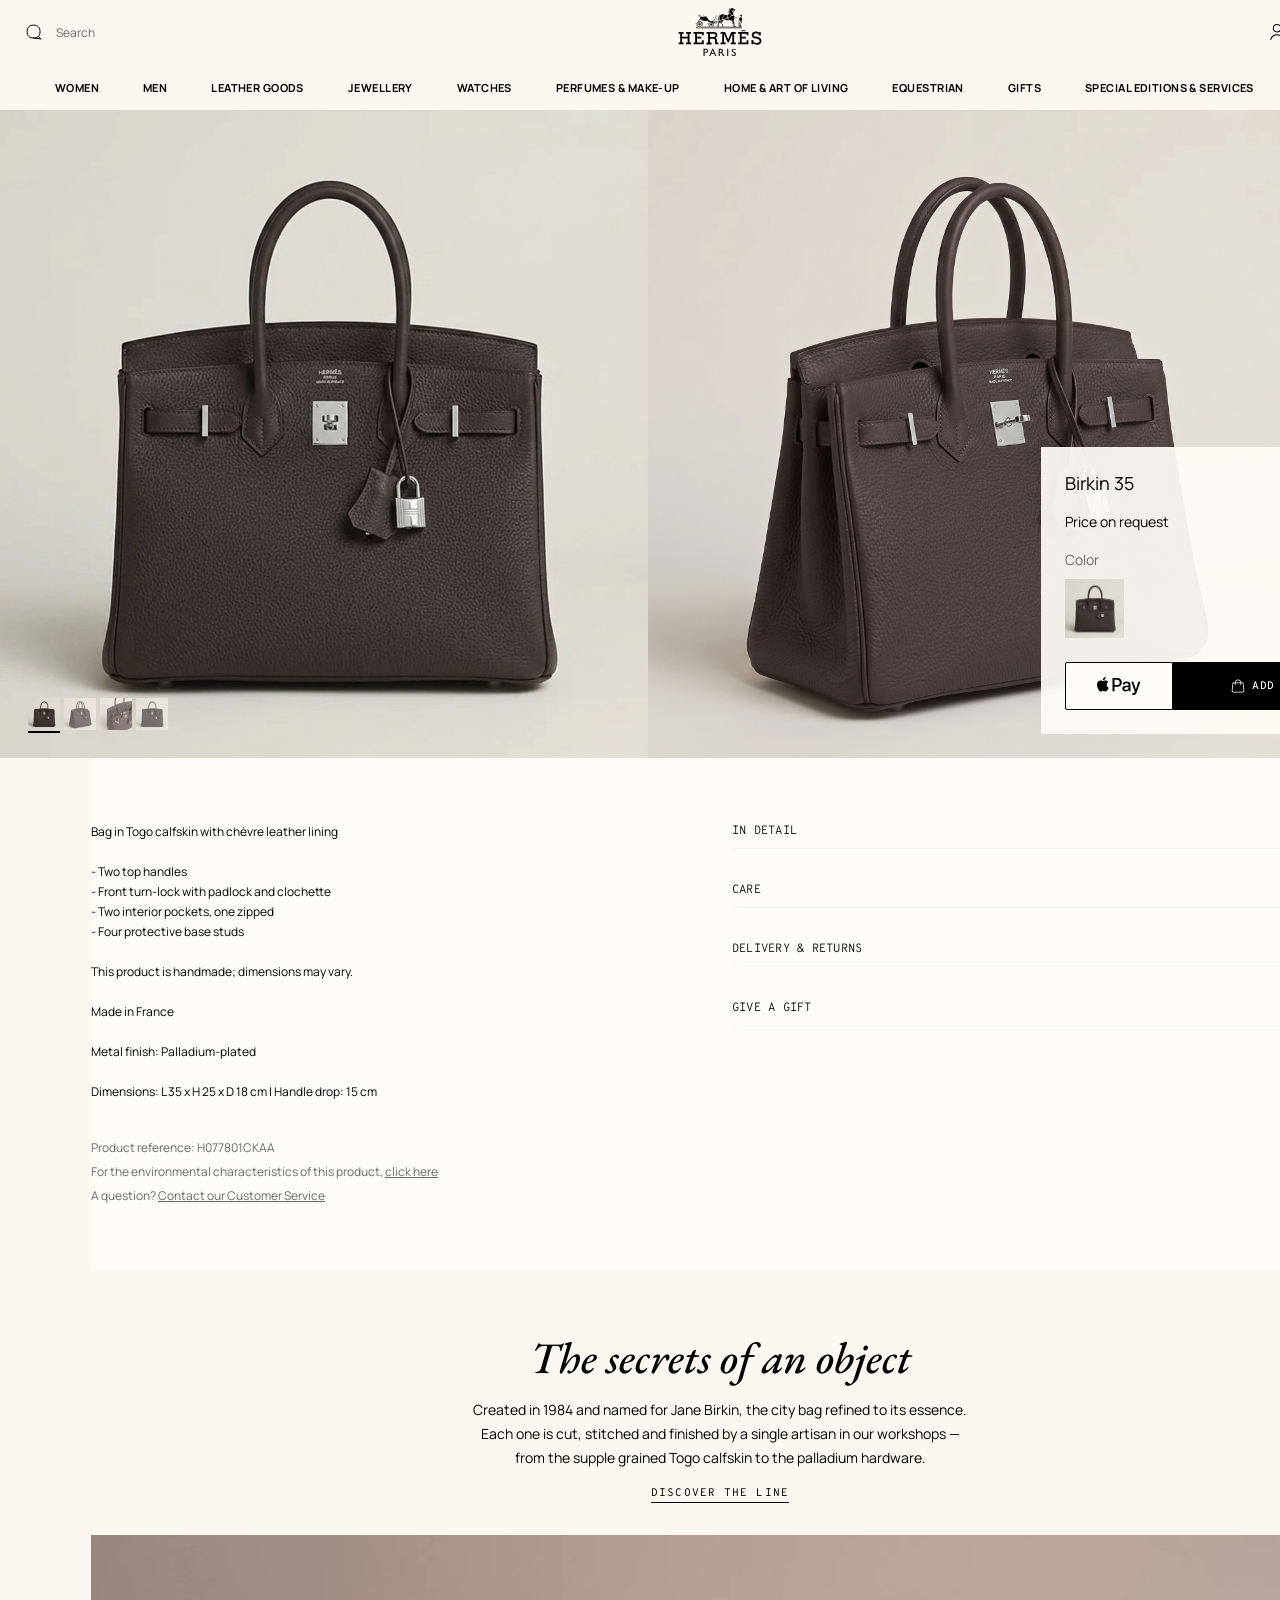
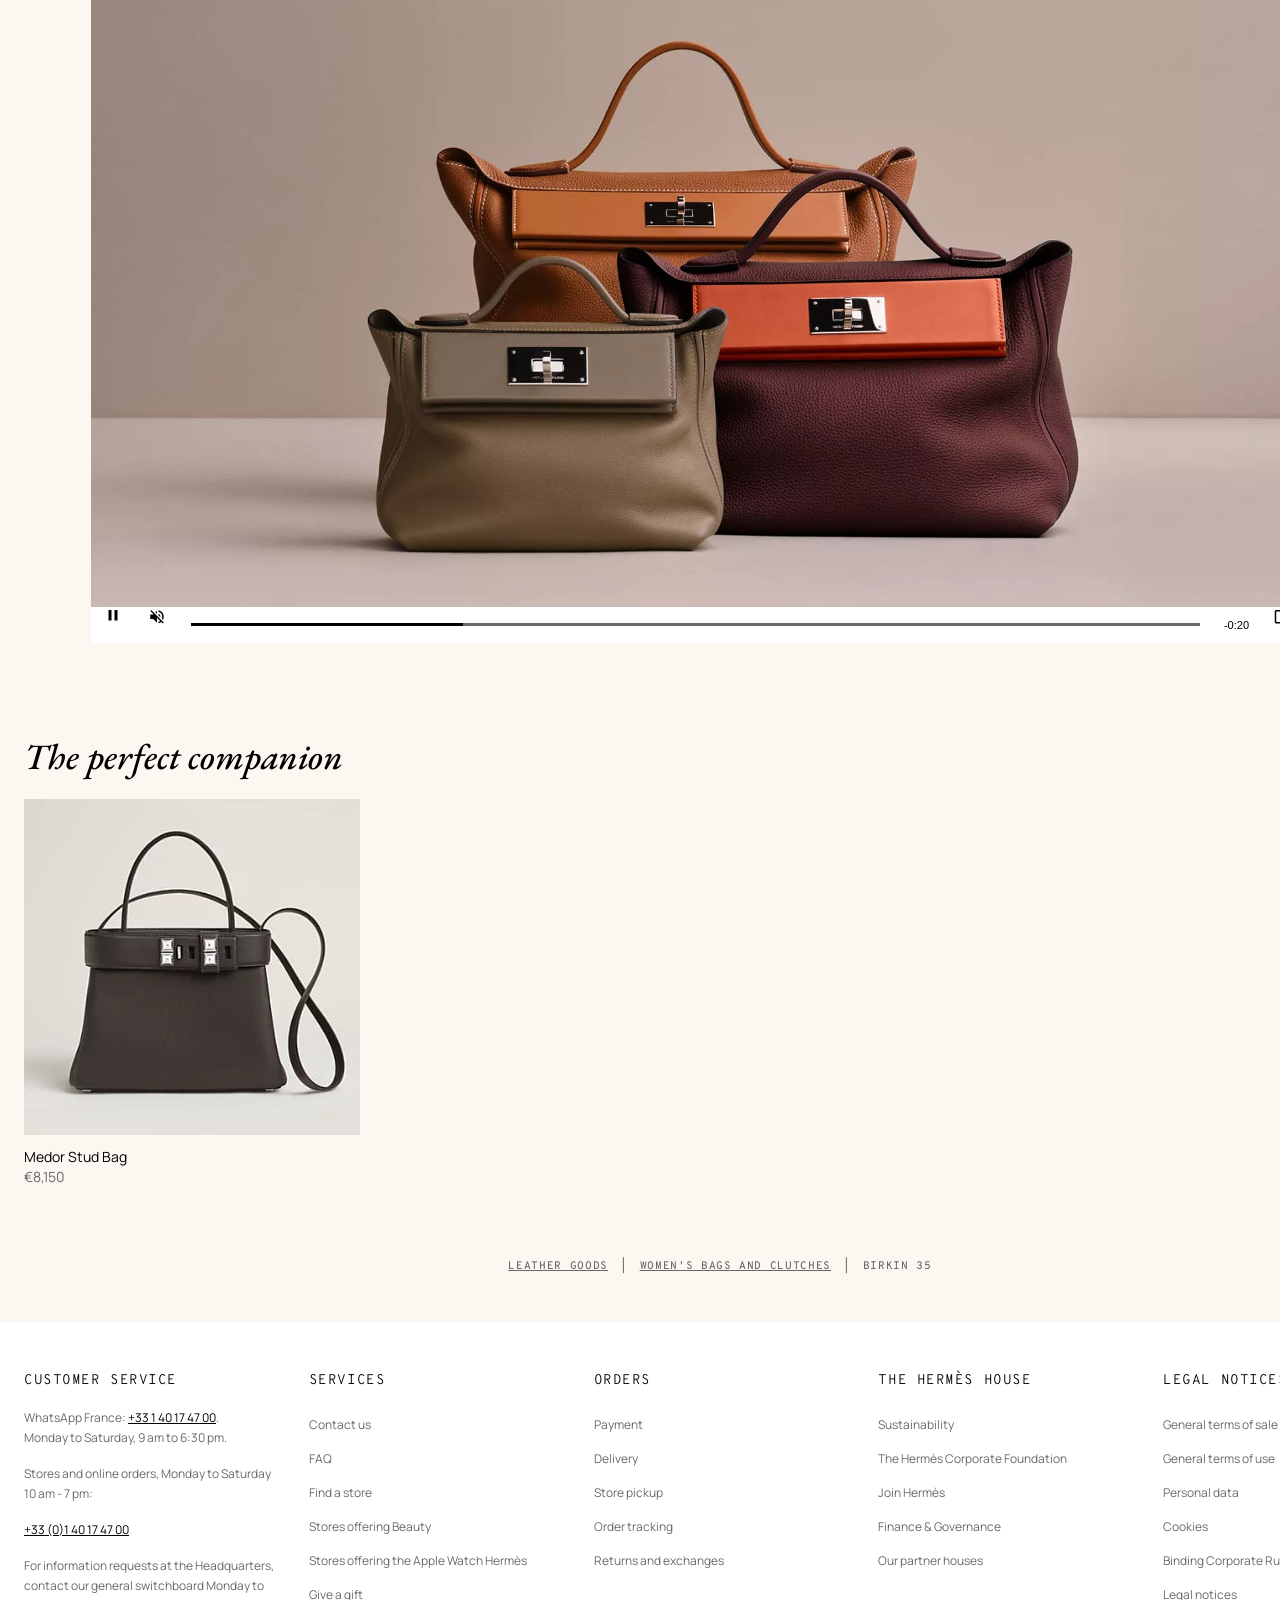
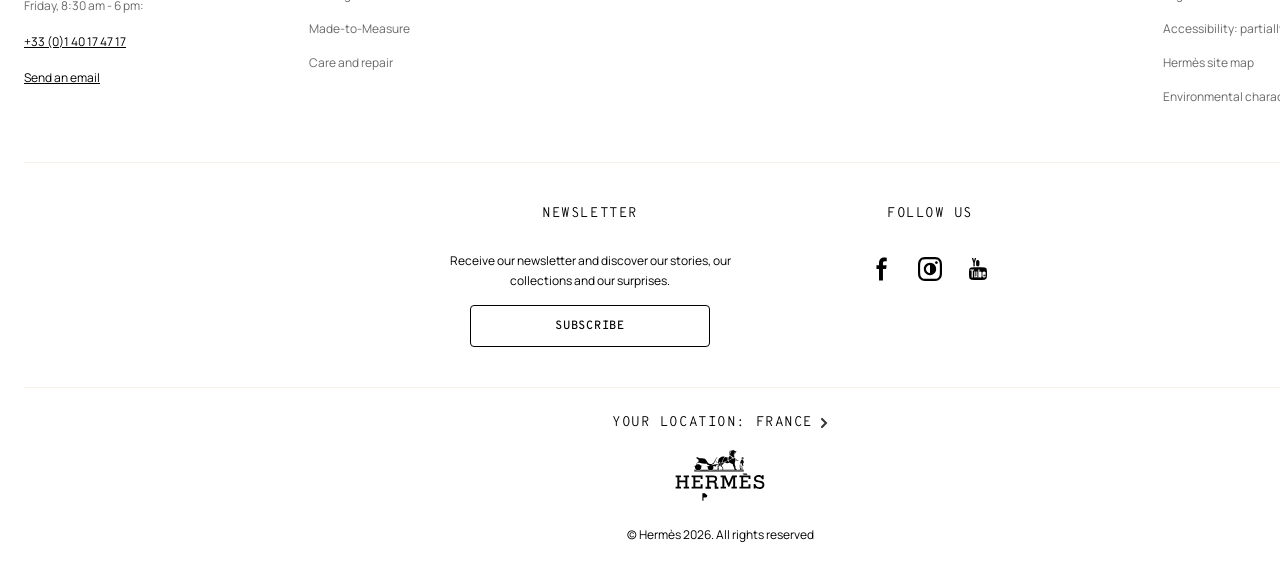
<file: desktop.html>
<!DOCTYPE html>
<html lang="en">
<head>
  <meta charset="UTF-8" />
  <meta name="viewport" content="width=1440, initial-scale=1.0" />
  <title>Birkin 35 | Hermès</title>
  <link rel="preconnect" href="https://fonts.googleapis.com" />
  <link rel="preconnect" href="https://fonts.gstatic.com" crossorigin />
  <link href="https://fonts.googleapis.com/css2?family=EB+Garamond:ital,wght@1,500&family=Manrope:wght@400;700&family=Overpass+Mono:wght@300;400;500&display=swap" rel="stylesheet" />
  <link rel="stylesheet" href="style-desktop.css" />
</head>
<body>
  <div class="device-d">

    <!-- ========== HEADER ========== -->
    <header class="header-d">
      <div class="header-bar-d">
        <div class="header-search-d">
          <img class="header-search-icon-d" src="assets/images/search-icon.svg" alt="" />
          <span>Search</span>
        </div>
        <a href="#" class="header-logo-d" aria-label="Hermès">
          <img src="assets/images/hermes-logo-desktop.svg" alt="Hermès" />
        </a>
        <div class="header-utility-d">
          <button class="header-util-d" aria-label="Account">
            <img src="assets/images/header-account.svg" alt="" />
            <span>Account</span>
          </button>
          <button class="header-util-d" aria-label="Bag">
            <img src="assets/images/header-bag.svg" alt="" />
            <span>Bag</span>
          </button>
        </div>
      </div>
      <nav class="menu-bar-d" aria-label="Categories">
        <a href="#">WOMEN</a>
        <a href="#">MEN</a>
        <a href="#">LEATHER GOODS</a>
        <a href="#">JEWELLERY</a>
        <a href="#">WATCHES</a>
        <a href="#">PERFUMES &amp; MAKE-UP</a>
        <a href="#">HOME &amp; ART OF LIVING</a>
        <a href="#">EQUESTRIAN</a>
        <a href="#">GIFTS</a>
        <a href="#">SPECIAL EDITIONS &amp; SERVICES</a>
        <a href="#">ABOUT HERMÈS</a>
      </nav>
    </header>

    <main class="main-d">

      <!-- ========== HERO ========== -->
      <section class="hero-d">
        <div class="hero-images-d">
          <div class="hero-image-d" data-view="0">
            <img src="assets/images/IMG_9159.jpg" alt="Birkin 35 — front" />
          </div>
          <div class="hero-image-d" data-view="1">
            <img src="assets/images/IMG_9159_2.jpg" alt="Birkin 35 — side" />
          </div>
          <div class="hero-image-d" data-view="2">
            <img src="assets/images/IMG_9159_3.jpg" alt="Birkin 35 — above" />
          </div>
          <div class="hero-image-d" data-view="3">
            <img src="assets/images/IMG_9159.jpg" alt="Birkin 35 — back" />
          </div>
        </div>

        <!-- Image tablist: 4 small thumbnails + active indicator -->
        <div class="hero-tablist-d" role="tablist" aria-label="Product views">
          <button class="hero-tab-d hero-tab-active-d" data-view="0" role="tab" aria-selected="true">
            <img src="assets/images/IMG_9159.jpg" alt="" />
          </button>
          <button class="hero-tab-d" data-view="1" role="tab" aria-selected="false">
            <img src="assets/images/IMG_9159_2.jpg" alt="" />
          </button>
          <button class="hero-tab-d" data-view="2" role="tab" aria-selected="false">
            <img src="assets/images/IMG_9159_3.jpg" alt="" />
          </button>
          <button class="hero-tab-d" data-view="3" role="tab" aria-selected="false">
            <img src="assets/images/IMG_9159.jpg" alt="" />
          </button>
        </div>

        <aside class="product-info-d">
          <h1 class="product-title-d">Birkin 35</h1>
          <div class="product-price-d">Price on request</div>

          <div class="variant-group-d">
            <div class="variant-header-d">
              <span class="variant-label-d">Color</span>
              <span class="variant-value-d">Noir</span>
            </div>
            <ul class="variant-swatches-d">
              <li class="swatch-d swatch-active-d">
                <img src="assets/images/IMG_9159.jpg" alt="Noir" />
              </li>
            </ul>
          </div>

          <div class="actions-d">
            <button class="apple-pay-btn-d" aria-label="Apple Pay">
              <img src="assets/images/apple-pay-logo.svg" alt="Apple Pay" />
            </button>
            <div class="add-to-cart-wrapper-d">
              <span class="cart-slot-d" aria-hidden="true"></span>
              <button id="add-to-cart-d" class="add-to-cart-btn-d" aria-label="Add to cart">
                <img class="cart-icon-d" src="assets/images/cart-icon.svg" alt="" />
                <span class="cart-label-d">ADD TO CART</span>
              </button>
            </div>
          </div>
        </aside>
      </section>

      <!-- ========== DETAILS — 2 columns (description + panels) ========== -->
      <section class="details-d">
        <div class="details-text-d">
          <div class="details-description-d">
            <p>Bag in Togo calfskin with chèvre leather lining</p>
            <p>- Two top handles<br>- Front turn-lock with padlock and clochette<br>- Two interior pockets, one zipped<br>- Four protective base studs</p>
            <p>This product is handmade; dimensions may vary.</p>
          </div>
          <p class="details-line-d">Made in France</p>
          <p class="details-line-d">Metal finish: Palladium-plated</p>
          <p class="details-line-d">Dimensions: L 35 x H 25 x D 18 cm | Handle drop: 15 cm</p>

          <div class="details-footer-d">
            <p class="ref-d">Product reference:  H077801CKAA</p>
            <p class="env-d">For the environmental characteristics of this product, <a href="#">click here</a></p>
            <p class="contact-d">A question? <a href="#">Contact our Customer Service</a></p>
          </div>
        </div>

        <div class="details-panels-d">
          <button class="panel-d">
            <span class="panel-label-d">IN DETAIL</span>
            <img class="panel-icon-d" src="assets/images/plus-icon.svg" alt="" />
          </button>
          <button class="panel-d">
            <span class="panel-label-d">CARE</span>
            <img class="panel-icon-d" src="assets/images/plus-icon.svg" alt="" />
          </button>
          <button class="panel-d">
            <span class="panel-label-d">DELIVERY &amp; RETURNS</span>
            <img class="panel-icon-d" src="assets/images/plus-icon.svg" alt="" />
          </button>
          <button class="panel-d">
            <span class="panel-label-d">GIVE A GIFT</span>
            <img class="panel-icon-d" src="assets/images/plus-icon.svg" alt="" />
          </button>
        </div>
      </section>

      <!-- ========== STORY ========== -->
      <section class="story-d">
        <h2 class="story-title-d">The secrets of an object</h2>
        <p class="story-body-d">
          Created in 1984 and named for Jane Birkin, the city bag refined to its essence.<br>
          Each one is cut, stitched and finished by a single artisan in our workshops —<br>
          from the supple grained Togo calfskin to the palladium hardware.
        </p>
        <a class="story-link-d" href="#">DISCOVER THE LINE</a>

        <div class="story-video-d">
          <img class="video-thumb-d" src="assets/images/video-thumb.jpg" alt="" />
          <div class="video-controls-d">
            <button class="video-btn-d"><img src="assets/images/video-play.svg" alt="Play" /></button>
            <button class="video-btn-d"><img src="assets/images/video-mute.svg" alt="Mute" /></button>
            <div class="video-progress-d">
              <div class="video-progress-fill-d"></div>
            </div>
            <span class="video-time-d">-0:20</span>
            <button class="video-btn-d"><img src="assets/images/video-cc.svg" alt="Captions" /></button>
            <button class="video-btn-d"><img src="assets/images/video-fullscreen.svg" alt="Fullscreen" /></button>
          </div>
        </div>
      </section>

      <!-- ========== CROSS-SELL ========== -->
      <section class="cross-sell-d">
        <h2 class="cross-sell-title-d">The perfect companion</h2>
        <a class="cross-sell-item-d" href="#">
          <div class="cross-sell-image-d">
            <img src="assets/images/medor-clous.jpg" alt="Medor Stud Bag" />
          </div>
          <h3 class="cross-sell-name-d">Medor Stud Bag</h3>
          <p class="cross-sell-price-d">€8,150</p>
        </a>
      </section>

      <!-- ========== BREADCRUMB ========== -->
      <nav class="breadcrumb-d">
        <a class="crumb-d crumb-link-d" href="#">LEATHER GOODS</a>
        <span class="crumb-sep-d">|</span>
        <a class="crumb-d crumb-link-d" href="#">WOMEN'S BAGS AND CLUTCHES</a>
        <span class="crumb-sep-d">|</span>
        <span class="crumb-d">BIRKIN 35</span>
      </nav>

    </main>

    <!-- ========== FOOTER ========== -->
    <footer class="footer-d">
      <div class="footer-columns-d">

        <section class="footer-col-d footer-service-col-d">
          <h4 class="footer-heading-d">CUSTOMER SERVICE</h4>
          <p class="footer-text-d">
            <span class="muted">WhatsApp France: </span><a href="#">+33 1 40 17 47 00</a><span class="muted">.</span><br>
            <span class="muted">Monday to Saturday, 9 am to 6:30 pm.</span>
          </p>
          <p class="footer-text-d muted">Stores and online orders, Monday to Saturday 10 am - 7 pm:</p>
          <a class="footer-link-d" href="#">+33 (0)1 40 17 47 00</a>

          <p class="footer-text-d muted">For information requests at the Headquarters, contact our general switchboard Monday to Friday, 8:30 am - 6 pm:</p>
          <a class="footer-link-d" href="#">+33 (0)1 40 17 47 17</a>

          <a class="footer-link-d footer-email-d" href="#">Send an email</a>
        </section>

        <section class="footer-col-d">
          <h4 class="footer-heading-d">SERVICES</h4>
          <ul class="footer-list-d">
            <li>Contact us</li>
            <li>FAQ</li>
            <li>Find a store</li>
            <li>Stores offering Beauty</li>
            <li>Stores offering the Apple Watch Hermès</li>
            <li>Give a gift</li>
            <li>Made-to-Measure</li>
            <li>Care and repair</li>
          </ul>
        </section>

        <section class="footer-col-d">
          <h4 class="footer-heading-d">ORDERS</h4>
          <ul class="footer-list-d">
            <li>Payment</li>
            <li>Delivery</li>
            <li>Store pickup</li>
            <li>Order tracking</li>
            <li>Returns and exchanges</li>
          </ul>
        </section>

        <section class="footer-col-d">
          <h4 class="footer-heading-d">THE HERMÈS HOUSE</h4>
          <ul class="footer-list-d">
            <li>Sustainability</li>
            <li>The Hermès Corporate Foundation</li>
            <li>Join Hermès</li>
            <li>Finance &amp; Governance</li>
            <li>Our partner houses</li>
          </ul>
        </section>

        <section class="footer-col-d">
          <h4 class="footer-heading-d">LEGAL NOTICES</h4>
          <ul class="footer-list-d">
            <li>General terms of sale</li>
            <li>General terms of use</li>
            <li>Personal data</li>
            <li>Cookies</li>
            <li>Binding Corporate Rules (BCR)</li>
            <li>Legal notices</li>
            <li>Accessibility: partially compliant</li>
            <li>Hermès site map</li>
            <li>Environmental characteristics</li>
          </ul>
        </section>
      </div>

      <div class="footer-mid-d">
        <div class="footer-newsletter-d">
          <h4 class="footer-heading-d">NEWSLETTER</h4>
          <p class="footer-newsletter-text-d">Receive our newsletter and discover our stories, our<br>collections and our surprises.</p>
          <button class="footer-newsletter-btn-d">SUBSCRIBE</button>
        </div>

        <div class="footer-social-d">
          <h4 class="footer-heading-d">FOLLOW US</h4>
          <div class="footer-social-icons-d">
            <a href="#"><img src="assets/images/social-1.svg" alt="" /></a>
            <a href="#"><img src="assets/images/social-2.svg" alt="" /></a>
            <a href="#"><img src="assets/images/social-3.svg" alt="" /></a>
          </div>
        </div>
      </div>

      <div class="footer-bottom-d">
        <button class="footer-country-btn-d">
          <span>YOUR LOCATION: FRANCE</span>
          <img src="assets/images/country-arrow.svg" alt="" />
        </button>

        <div class="footer-rider-d">
          <img src="assets/images/hermes-rider.svg" alt="Hermès" />
        </div>

        <p class="footer-copyright-d">© Hermès 2026. All rights reserved</p>
      </div>
    </footer>

    <!-- ========== YIELD DIALOG ========== -->
    <div id="yield-dialog-d" class="dialog-d" hidden>
      <div class="dialog-card-d">
        <img class="dialog-logo-d" src="assets/images/hermes-logo-desktop.svg" alt="Hermès" />
        <p class="dialog-message-d">Availability of this piece is determined by allocation. Please visit your nearest boutique to be introduced to one of our advisors.</p>
        <button class="dialog-close-d">Understood</button>
      </div>
    </div>

  </div>
  <script src="script-desktop.js"></script>
</body>
</html>
</file>
<file: style.css>
:root {
  --red: #e4002b;
  --ink: #121212;
  --muted: #666;
  --line: rgba(228, 0, 43, 0.3);
  --soft: #f9f9f9;
  --grey-line: #ededed;
}

* {
  box-sizing: border-box;
}

html,
body {
  margin: 0;
  min-height: 100%;
  background: #fff;
  color: var(--ink);
  font-family: Inter, Arial, Helvetica, sans-serif;
  font-weight: 500;
  -webkit-font-smoothing: antialiased;
}

body {
  overflow-x: auto;
}

button,
a {
  font: inherit;
  color: inherit;
}

button {
  border: 0;
  cursor: pointer;
}

a {
  text-decoration: none;
}

img {
  display: block;
  max-width: 100%;
}

.page {
  position: relative;
  width: 1440px;
  min-height: 3932px;
  margin: 0 auto;
  background: #fff;
  overflow: hidden;
}

.promo-bar {
  position: absolute;
  inset: 0 0 auto;
  z-index: 20;
  height: 40px;
  display: flex;
  align-items: center;
  justify-content: center;
  gap: 16px;
  background: var(--soft);
  color: #000;
  font-size: 13.2px;
  line-height: 16.1px;
}

.promo-bar .chevron {
  font-size: 20px;
  line-height: 20px;
  transform: translateY(-2px);
}

.site-header {
  position: absolute;
  top: 40px;
  left: 0;
  z-index: 30;
  width: 1440px;
  height: 199px;
  pointer-events: none;
}

.diesel-logo {
  position: absolute;
  top: 0;
  left: 0;
  width: 360px;
  height: 198.44px;
  pointer-events: auto;
}

.diesel-logo img {
  width: 100%;
  height: 100%;
}

.header-nav {
  position: absolute;
  top: 0;
  left: 555.83px;
  height: 37px;
  display: flex;
  align-items: flex-start;
  background: #fff;
  color: var(--red);
  pointer-events: auto;
}

.nav-item,
.nav-icon,
.nav-search {
  position: relative;
  height: 37px;
  display: inline-flex;
  align-items: center;
  justify-content: center;
  border-top: 1px solid var(--red);
  border-bottom: 1px solid var(--red);
  background: #fff;
  color: var(--red);
  font-size: 14px;
  line-height: 16.1px;
  white-space: nowrap;
}

.nav-item {
  border-left: 0;
  padding: 1px 12px;
}

.nav-item:first-child {
  border-left: 1px solid var(--red);
}

.nav-item.wide {
  border-right: 1px solid var(--red);
}

.nav-active {
  background:
    linear-gradient(var(--red), var(--red)) center / calc(100% - 8px) 20px no-repeat,
    #fff;
  color: #fff;
}

.nav-current::after {
  content: "";
  position: absolute;
  left: 0;
  right: 0;
  bottom: 0;
  height: 3px;
  background: var(--red);
}

.nav-icon {
  width: 49px;
  border-left: 1px solid var(--red);
}

.nav-icon img,
.nav-search img {
  width: 24px;
  height: 24px;
}

.nav-search {
  width: 106px;
  gap: 10px;
  border-left: 1px solid var(--red);
}

.product-main {
  position: relative;
  height: 1024px;
  margin-top: 40px;
  background: #fff;
}

.product-carousel {
  position: absolute;
  inset: 0;
  overflow: hidden;
}

.slide {
  position: absolute;
  top: -105px;
  width: 600px;
  height: 1024px;
  overflow: hidden;
}

.slide img {
  width: 100%;
  height: 100%;
  object-fit: cover;
  transform: scale(0.7932);
}

.slide-left {
  left: -120px;
}

.slide-center {
  left: 400px;
}

.slide-right {
  left: 930px;
}

.carousel-controls {
  position: absolute;
  left: 50%;
  bottom: 17px;
  width: 84px;
  height: 24px;
  transform: translateX(-50%);
  display: flex;
  align-items: center;
  justify-content: space-between;
  color: var(--red);
  font-size: 12.6px;
  line-height: 16.1px;
}

.carousel-controls img {
  width: 24px;
  height: 24px;
}

.complete-look {
  position: absolute;
  top: 90px;
  right: 8.45px;
  z-index: 4;
  height: 30px;
  padding: 0 11px;
  display: flex;
  align-items: center;
  justify-content: center;
  background: #fff;
  border: 1px solid var(--red);
  color: var(--red);
  font-size: 13.6px;
  line-height: 14px;
}

.product-card {
  position: absolute;
  top: 211.94px;
  left: 10px;
  z-index: 5;
  width: 350px;
  min-height: 439.39px;
  border: 1px solid var(--red);
  background: #fff;
  color: var(--ink);
  overflow: hidden;
}

.product-head {
  height: 79px;
  display: flex;
  justify-content: space-between;
  padding: 16px 0 16px 16px;
}

.product-head h1 {
  width: 268px;
  margin: 0 0 8px;
  height: 22px;
  overflow: hidden;
}

.product-title-img {
  width: 258px;
  height: 22px;
  max-width: none;
  object-fit: fill;
  object-position: left center;
}

.product-head p {
  margin: 0;
  font-size: 15.6px;
  line-height: 17px;
}

.wishlist {
  width: 52px;
  height: 38px;
  padding: 7px 22px 7px 6px;
  background: #fff;
}

.wishlist img {
  width: 24px;
  height: 24px;
}

.color-block {
  height: 91px;
  padding: 16px;
  border-top: 1px solid var(--line);
  border-bottom: 1px solid var(--line);
}

.color-block p,
.size-title {
  margin: 0;
  font-size: 11.4px;
  line-height: 20px;
}

.color-block strong {
  font-weight: 700;
}

.swatch {
  width: 25px;
  height: 25px;
  margin-top: 12px;
  padding: 0;
  border: 1px solid #fff;
  border-radius: 50%;
  background: #5f749d;
  box-shadow: 0 0 0 1px var(--red), inset 0 0 0 2px #dfdfdf;
}

.size-block {
  height: 117.29px;
  padding: 16px 0 0;
}

.size-title {
  height: 14px;
  padding: 0 16px;
  display: flex;
  align-items: flex-end;
  justify-content: space-between;
}

.size-title a {
  color: var(--muted);
  border-bottom: 1px solid var(--muted);
  font-size: 11.4px;
  line-height: 13.8px;
}

.size-grid {
  display: grid;
  grid-template-columns: repeat(6, 57.83px);
  grid-auto-rows: 29px;
  margin-top: 13.49px;
}

.size-grid button {
  height: 30px;
  margin-top: -1px;
  margin-left: -1px;
  display: flex;
  align-items: center;
  justify-content: center;
  gap: 5px;
  background: #fff;
  border: 1px solid #dfdfdf;
  color: var(--ink);
  font-size: 14px;
  line-height: 14px;
}

.size-grid img {
  width: 10px;
  height: 15px;
}

.cart-row {
  height: 67px;
  padding: 17px 16px 10px 12px;
  display: flex;
  gap: 8px;
  border-top: 1px solid var(--line);
}

.gpay {
  width: 95.83px;
  height: 40px;
  display: flex;
  align-items: center;
  justify-content: center;
  background: #fff;
  border: 1px solid #3c4043;
}

.gpay img {
  width: 43.41px;
  height: 18px;
}

.add-bag {
  width: 216.17px;
  height: 40px;
  background: var(--red);
  border: 1px solid var(--red);
  color: #fff;
  font-size: 13.7px;
  line-height: 14px;
}

.store-link,
.returns-link {
  display: flex;
  align-items: center;
  width: 100%;
  color: var(--red);
  font-size: 13.2px;
  line-height: 14px;
}

.store-link {
  height: 35.09px;
  padding: 0 16px 16px;
  gap: 4px;
  text-decoration: underline;
  text-underline-offset: 2px;
}

.store-link img {
  width: 16px;
  height: 16px;
}

.returns-link {
  height: 47px;
  padding: 17px 16px 16px;
  border-top: 1px solid var(--line);
  color: var(--muted);
  font-size: 11.4px;
  text-decoration: underline;
  text-underline-offset: 2px;
}

.details-zone {
  height: 946.8px;
  background: var(--red);
}

.details-shell {
  width: 1056px;
  height: 946.8px;
  margin-left: 384px;
  padding: 40px 24px 60px 0;
}

.details-top {
  height: 20px;
  display: flex;
  justify-content: space-between;
  align-items: flex-start;
}

.breadcrumbs,
.product-tags {
  display: flex;
  align-items: center;
  gap: 5px;
  color: #fff;
  font-size: 12px;
  line-height: 13.8px;
  text-transform: lowercase;
}

.badges {
  display: flex;
  gap: 8px;
}

.badges span {
  height: 20px;
  padding: 3px 9px;
  display: inline-flex;
  align-items: center;
  background: #fff;
  border: 1px solid #f00;
  color: #f00;
  font-size: 10px;
  line-height: 10px;
}

.accordion {
  width: 1032px;
  height: 794px;
  margin-top: 0;
  padding: 36px 20px 0;
  background: #fff;
}

.responsible {
  height: 92px;
  padding: 18px 16px;
  background: var(--soft);
}

.responsible-row,
.ac-head {
  display: flex;
  align-items: center;
  justify-content: space-between;
}

.responsible-badge {
  height: 20px;
  padding: 1px 5px;
  display: inline-flex;
  align-items: center;
  gap: 4px;
  background: #068922;
  border: 1px solid #068922;
  color: #fff;
  font-size: 9.8px;
  line-height: 16px;
}

.responsible-badge i {
  width: 14px;
  height: 14px;
  background: #fff;
}

.plus,
.ac-head span {
  color: var(--ink);
  font-size: 24px;
  line-height: 24px;
}

.responsible h2,
.ac-head h2 {
  margin: 15px 0 0;
  font-size: 14px;
  line-height: 16.1px;
  font-weight: 700;
  text-transform: uppercase;
}

.ac-section {
  border-top: 1px solid var(--grey-line);
  padding: 19px 16px 18px;
}

.ac-section.open {
  height: 370px;
}

.ac-section.compact {
  height: 61px;
}

.ac-section.house {
  height: 235px;
}

.ac-section .ac-head h2 {
  margin: 0;
  line-height: 14px;
}

.description-grid {
  display: grid;
  grid-template-columns: 1fr 1fr;
  gap: 32px;
  padding-top: 16px;
}

.description-grid h3,
.house-grid h3 {
  margin: 0 0 8px;
  font-size: 13.7px;
  line-height: 20px;
  font-weight: 500;
}

.description-grid p,
.house-grid p {
  margin: 0 0 12px;
  color: var(--muted);
  font-size: 13.1px;
  line-height: 20px;
  letter-spacing: 0.2px;
}

.description-grid a {
  color: var(--ink);
  font-size: 11.4px;
  line-height: 17.16px;
  border-bottom: 1px solid var(--ink);
}

.house-grid {
  display: grid;
  grid-template-columns: 1fr 1fr;
  gap: 16px;
  padding-top: 16px;
}

.mini-icon {
  width: 24px;
  height: 24px;
  margin-bottom: 5px;
  color: #000;
  font-size: 20px;
  line-height: 24px;
}

.login-btn {
  min-width: 193px;
  height: 42px;
  margin-top: 16px;
  padding: 13px 41px;
  background: var(--red);
  border: 1px solid var(--red);
  color: #fff;
  font-size: 13.6px;
  line-height: 14px;
}

.product-tags {
  margin-top: 16px;
  gap: 18.9px;
}

.product-tags a {
  border-bottom: 1px solid #fff;
}

.recommendations {
  height: 1308.57px;
  padding: 40px 24px 20px;
  background: #fff;
}

.recommendations h2 {
  display: inline-flex;
  align-items: center;
  height: 45px;
  margin: 0;
  padding: 1px 7px 7px;
  border: 1px solid var(--red);
  color: var(--red);
  font-size: 21.8px;
  line-height: 36.8px;
  font-weight: 600;
}

.recommendation-grid {
  display: grid;
  grid-template-columns: repeat(4, 347.5px);
  gap: 0;
  width: 1393px;
  border: 1px solid var(--red);
  overflow: hidden;
}

.recommendation-grid article {
  position: relative;
  height: 612.84px;
  border-right: 1px solid #f00;
  color: var(--ink);
}

.recommendation-grid > article > img {
  width: 100%;
  height: 519.75px;
  object-fit: cover;
  object-position: top;
  background: #fff;
}

.recommendation-grid h3,
.recommendation-grid p {
  margin: 0;
  padding: 10px 12px 0;
  font-size: 11.4px;
  line-height: 13.8px;
  font-weight: 500;
}

.recommendation-grid p {
  padding-top: 8px;
  font-size: 13.6px;
  line-height: 14px;
}

.tile-heart {
  position: absolute;
  top: 12px;
  right: 12px;
  z-index: 2;
  width: 24px;
  height: 24px;
  padding: 0;
  background: transparent;
}

.tile-heart img {
  width: 24px;
  height: 24px;
}

.tile-plus {
  position: absolute;
  right: 18px;
  bottom: 26.22px;
  width: 40px;
  height: 40px;
  background: #fff;
  border: 1px solid var(--red);
  color: var(--red);
  font-size: 27px;
  line-height: 18px;
}

.assistant-entry {
  position: absolute;
  top: 730px;
  right: 20px;
  z-index: 40;
  display: flex;
  gap: 4px;
}

.assistant-entry button {
  height: 40px;
  display: flex;
  align-items: center;
  justify-content: center;
  background: #fff;
  border: 1px solid var(--red);
  color: var(--red);
  box-shadow: 0 0 5px rgba(0, 0, 0, 0.4);
  font-size: 13.3px;
  line-height: 16.1px;
  font-weight: 700;
}

.assistant-entry button:first-child {
  width: 154px;
}

.assistant-entry button:last-child {
  width: 42px;
  padding: 9px;
}

.assistant-entry img {
  width: 24px;
  height: 22px;
}

.diesel-footer {
  height: 708.57px;
  background: #fff;
  border-top: 1px solid var(--red);
  color: var(--red);
}

.newsletter {
  height: 260px;
  padding-top: 58px;
  text-align: center;
  border-bottom: 1px solid var(--red);
}

.newsletter h2 {
  margin: 0;
  font-size: 28px;
  line-height: 34px;
  font-weight: 700;
  text-transform: uppercase;
}

.newsletter p {
  margin: 18px auto 22px;
  max-width: 520px;
  color: var(--ink);
  font-size: 13px;
  line-height: 20px;
}

.newsletter button {
  width: 180px;
  height: 40px;
  background: var(--red);
  color: #fff;
  text-transform: uppercase;
}

.footer-links {
  height: 380px;
  display: grid;
  grid-template-columns: repeat(4, 1fr);
}

.footer-links section {
  padding: 40px 20px 0;
  border-right: 1px solid var(--red);
}

.footer-links h3 {
  margin: 0 0 20px;
  color: var(--ink);
  font-size: 20px;
  line-height: 20px;
  font-weight: 700;
}

.footer-links a {
  display: block;
  margin-bottom: 8px;
  color: var(--muted);
  font-size: 13px;
  line-height: 17px;
}

.footer-bottom {
  height: 68.57px;
  display: grid;
  grid-template-columns: 402.47px 1fr 402.13px;
  align-items: center;
  border-top: 1px solid var(--red);
  color: var(--ink);
  font-size: 12px;
  line-height: 16px;
}

.footer-bottom p {
  margin: 0;
  text-align: center;
}

.socials,
.footer-bottom > div:last-child {
  display: flex;
  justify-content: center;
  gap: 18px;
}

@media (max-width: 900px) {
  body {
    background: #fff;
  }

  .page {
    width: 1440px;
    transform-origin: top left;
  }
}

/* ===================== ADD-TO-CART EVADE ===================== */
.add-bag {
  transition:
    transform 800ms cubic-bezier(0.22, 1, 0.36, 1),
    background 300ms ease-out,
    border-color 300ms ease-out;
  will-change: transform;
  position: relative;
  z-index: 50;
}

.add-bag.processing {
  background: #8a8a8a;
  border-color: #8a8a8a;
  pointer-events: none;
}

/* ===================== INLINE TRACE ZONE ===================== */
/* Sits inside .product-card between .cart-row and .store-link.
   Animates open after the 5th click; holds either the dashed-line
   puzzle or the inline sold-out reveal. */
.trace-zone {
  width: 100%;
  max-height: 0;
  overflow: hidden;
  border-top: 1px solid var(--line);
  transition: max-height 450ms cubic-bezier(0.22, 1, 0.36, 1);
}

.trace-zone.open {
  max-height: 180px;
}

.trace-inner {
  display: flex;
  flex-direction: column;
  align-items: center;
  justify-content: center;
  padding: 14px 16px 16px;
  gap: 6px;
}

.trace-prompt {
  font-size: 11px;
  font-weight: 400;
  color: #6b6b6b;
  line-height: 1.2;
  letter-spacing: 0;
  margin: 0;
}

.trace-prompt[hidden] {
  display: none;
}

.trace-canvas {
  width: 90px;
  height: 80px;
  cursor: crosshair;
  display: block;
  touch-action: none;
}

.trace-fail {
  font-size: 11px;
  font-weight: 400;
  color: #6b6b6b;
  letter-spacing: 0;
  text-transform: none;
  line-height: 1.2;
  margin: 0;
}

.trace-result {
  display: flex;
  flex-direction: column;
  align-items: center;
  gap: 4px;
  text-align: center;
  width: 100%;
}

/* `display: flex` above would otherwise override the native `[hidden]`
   `display: none` and leak the sold-out copy through while the trace
   is still active. Force it back to hidden when the attribute is set. */
.trace-result[hidden],
.trace-fail[hidden] {
  display: none;
}

.result-headline {
  font-size: 17px;
  font-weight: 900;
  color: var(--red);
  line-height: 1.05;
  letter-spacing: -0.01em;
  text-transform: uppercase;
  margin: 0;
}

.result-sub {
  font-size: 10.5px;
  color: #6b6b6b;
  font-weight: 400;
  line-height: 1.4;
  margin: 0;
}
</file>
<file: captcha/style.css>
:root {
  --red: #e4002b;
  --ink: #121212;
  --muted: #666;
  --line: rgba(228, 0, 43, 0.3);
  --soft: #f9f9f9;
  --grey-line: #ededed;
}

* {
  box-sizing: border-box;
}

html,
body {
  margin: 0;
  min-height: 100%;
  background: #fff;
  color: var(--ink);
  font-family: Inter, Arial, Helvetica, sans-serif;
  font-weight: 500;
  -webkit-font-smoothing: antialiased;
}

body {
  overflow-x: auto;
}

button,
a {
  font: inherit;
  color: inherit;
}

button {
  border: 0;
  cursor: pointer;
}

a {
  text-decoration: none;
}

img {
  display: block;
  max-width: 100%;
}

.page {
  position: relative;
  width: 1440px;
  min-height: 3932px;
  margin: 0 auto;
  background: #fff;
  overflow: hidden;
}

.promo-bar {
  position: absolute;
  inset: 0 0 auto;
  z-index: 20;
  height: 40px;
  display: flex;
  align-items: center;
  justify-content: center;
  gap: 16px;
  background: var(--soft);
  color: #000;
  font-size: 13.2px;
  line-height: 16.1px;
}

.promo-bar .chevron {
  font-size: 20px;
  line-height: 20px;
  transform: translateY(-2px);
}

.site-header {
  position: absolute;
  top: 40px;
  left: 0;
  z-index: 30;
  width: 1440px;
  height: 199px;
  pointer-events: none;
}

.diesel-logo {
  position: absolute;
  top: 0;
  left: 0;
  width: 360px;
  height: 198.44px;
  pointer-events: auto;
}

.diesel-logo img {
  width: 100%;
  height: 100%;
}

.header-nav {
  position: absolute;
  top: 0;
  left: 555.83px;
  height: 37px;
  display: flex;
  align-items: flex-start;
  background: #fff;
  color: var(--red);
  pointer-events: auto;
}

.nav-item,
.nav-icon,
.nav-search {
  position: relative;
  height: 37px;
  display: inline-flex;
  align-items: center;
  justify-content: center;
  border-top: 1px solid var(--red);
  border-bottom: 1px solid var(--red);
  background: #fff;
  color: var(--red);
  font-size: 14px;
  line-height: 16.1px;
  white-space: nowrap;
}

.nav-item {
  border-left: 0;
  padding: 1px 12px;
}

.nav-item:first-child {
  border-left: 1px solid var(--red);
}

.nav-item.wide {
  border-right: 1px solid var(--red);
}

.nav-active {
  background:
    linear-gradient(var(--red), var(--red)) center / calc(100% - 8px) 20px no-repeat,
    #fff;
  color: #fff;
}

.nav-current::after {
  content: "";
  position: absolute;
  left: 0;
  right: 0;
  bottom: 0;
  height: 3px;
  background: var(--red);
}

.nav-icon {
  width: 49px;
  border-left: 1px solid var(--red);
}

.nav-icon img,
.nav-search img {
  width: 24px;
  height: 24px;
}

.nav-search {
  width: 106px;
  gap: 10px;
  border-left: 1px solid var(--red);
}

.product-main {
  position: relative;
  height: 1024px;
  margin-top: 40px;
  background: #fff;
}

.product-carousel {
  position: absolute;
  inset: 0;
  overflow: hidden;
}

.slide {
  position: absolute;
  top: -105px;
  width: 600px;
  height: 1024px;
  overflow: hidden;
}

.slide img {
  width: 100%;
  height: 100%;
  object-fit: cover;
  transform: scale(0.7932);
}

.slide-left {
  left: -120px;
}

.slide-center {
  left: 400px;
}

.slide-right {
  left: 930px;
}

.carousel-controls {
  position: absolute;
  left: 50%;
  bottom: 17px;
  width: 84px;
  height: 24px;
  transform: translateX(-50%);
  display: flex;
  align-items: center;
  justify-content: space-between;
  color: var(--red);
  font-size: 12.6px;
  line-height: 16.1px;
}

.carousel-controls img {
  width: 24px;
  height: 24px;
}

.complete-look {
  position: absolute;
  top: 90px;
  right: 8.45px;
  z-index: 4;
  height: 30px;
  padding: 0 11px;
  display: flex;
  align-items: center;
  justify-content: center;
  background: #fff;
  border: 1px solid var(--red);
  color: var(--red);
  font-size: 13.6px;
  line-height: 14px;
}

.product-card {
  position: absolute;
  top: 211.94px;
  left: 10px;
  z-index: 5;
  width: 350px;
  min-height: 439.39px;
  border: 1px solid var(--red);
  background: #fff;
  color: var(--ink);
  overflow: hidden;
}

.product-head {
  height: 79px;
  display: flex;
  justify-content: space-between;
  padding: 16px 0 16px 16px;
}

.product-head h1 {
  width: 268px;
  margin: 0 0 8px;
  height: 22px;
  overflow: hidden;
}

.product-title-img {
  width: 258px;
  height: 22px;
  max-width: none;
  object-fit: fill;
  object-position: left center;
}

.product-head p {
  margin: 0;
  font-size: 15.6px;
  line-height: 17px;
}

.wishlist {
  width: 52px;
  height: 38px;
  padding: 7px 22px 7px 6px;
  background: #fff;
}

.wishlist img {
  width: 24px;
  height: 24px;
}

.color-block {
  height: 91px;
  padding: 16px;
  border-top: 1px solid var(--line);
  border-bottom: 1px solid var(--line);
}

.color-block p,
.size-title {
  margin: 0;
  font-size: 11.4px;
  line-height: 20px;
}

.color-block strong {
  font-weight: 700;
}

.swatch {
  width: 25px;
  height: 25px;
  margin-top: 12px;
  padding: 0;
  border: 1px solid #fff;
  border-radius: 50%;
  background: #5f749d;
  box-shadow: 0 0 0 1px var(--red), inset 0 0 0 2px #dfdfdf;
}

.size-block {
  height: 117.29px;
  padding: 16px 0 0;
}

.size-title {
  height: 14px;
  padding: 0 16px;
  display: flex;
  align-items: flex-end;
  justify-content: space-between;
}

.size-title a {
  color: var(--muted);
  border-bottom: 1px solid var(--muted);
  font-size: 11.4px;
  line-height: 13.8px;
}

.size-grid {
  display: grid;
  grid-template-columns: repeat(6, 57.83px);
  grid-auto-rows: 29px;
  margin-top: 13.49px;
}

.size-grid button {
  height: 30px;
  margin-top: -1px;
  margin-left: -1px;
  display: flex;
  align-items: center;
  justify-content: center;
  gap: 5px;
  background: #fff;
  border: 1px solid #dfdfdf;
  color: var(--ink);
  font-size: 14px;
  line-height: 14px;
}

.size-grid img {
  width: 10px;
  height: 15px;
}

.cart-row {
  height: 67px;
  padding: 17px 16px 10px 12px;
  display: flex;
  gap: 8px;
  border-top: 1px solid var(--line);
}

.gpay {
  width: 95.83px;
  height: 40px;
  display: flex;
  align-items: center;
  justify-content: center;
  background: #fff;
  border: 1px solid #3c4043;
}

.gpay img {
  width: 43.41px;
  height: 18px;
}

.add-bag {
  width: 216.17px;
  height: 40px;
  background: var(--red);
  border: 1px solid var(--red);
  color: #fff;
  font-size: 13.7px;
  line-height: 14px;
}

.store-link,
.returns-link {
  display: flex;
  align-items: center;
  width: 100%;
  color: var(--red);
  font-size: 13.2px;
  line-height: 14px;
}

.store-link {
  height: 35.09px;
  padding: 0 16px 16px;
  gap: 4px;
  text-decoration: underline;
  text-underline-offset: 2px;
}

.store-link img {
  width: 16px;
  height: 16px;
}

.returns-link {
  height: 47px;
  padding: 17px 16px 16px;
  border-top: 1px solid var(--line);
  color: var(--muted);
  font-size: 11.4px;
  text-decoration: underline;
  text-underline-offset: 2px;
}

.details-zone {
  height: 946.8px;
  background: var(--red);
}

.details-shell {
  width: 1056px;
  height: 946.8px;
  margin-left: 384px;
  padding: 40px 24px 60px 0;
}

.details-top {
  height: 20px;
  display: flex;
  justify-content: space-between;
  align-items: flex-start;
}

.breadcrumbs,
.product-tags {
  display: flex;
  align-items: center;
  gap: 5px;
  color: #fff;
  font-size: 12px;
  line-height: 13.8px;
  text-transform: lowercase;
}

.badges {
  display: flex;
  gap: 8px;
}

.badges span {
  height: 20px;
  padding: 3px 9px;
  display: inline-flex;
  align-items: center;
  background: #fff;
  border: 1px solid #f00;
  color: #f00;
  font-size: 10px;
  line-height: 10px;
}

.accordion {
  width: 1032px;
  height: 794px;
  margin-top: 0;
  padding: 36px 20px 0;
  background: #fff;
}

.responsible {
  height: 92px;
  padding: 18px 16px;
  background: var(--soft);
}

.responsible-row,
.ac-head {
  display: flex;
  align-items: center;
  justify-content: space-between;
}

.responsible-badge {
  height: 20px;
  padding: 1px 5px;
  display: inline-flex;
  align-items: center;
  gap: 4px;
  background: #068922;
  border: 1px solid #068922;
  color: #fff;
  font-size: 9.8px;
  line-height: 16px;
}

.responsible-badge i {
  width: 14px;
  height: 14px;
  background: #fff;
}

.plus,
.ac-head span {
  color: var(--ink);
  font-size: 24px;
  line-height: 24px;
}

.responsible h2,
.ac-head h2 {
  margin: 15px 0 0;
  font-size: 14px;
  line-height: 16.1px;
  font-weight: 700;
  text-transform: uppercase;
}

.ac-section {
  border-top: 1px solid var(--grey-line);
  padding: 19px 16px 18px;
}

.ac-section.open {
  height: 370px;
}

.ac-section.compact {
  height: 61px;
}

.ac-section.house {
  height: 235px;
}

.ac-section .ac-head h2 {
  margin: 0;
  line-height: 14px;
}

.description-grid {
  display: grid;
  grid-template-columns: 1fr 1fr;
  gap: 32px;
  padding-top: 16px;
}

.description-grid h3,
.house-grid h3 {
  margin: 0 0 8px;
  font-size: 13.7px;
  line-height: 20px;
  font-weight: 500;
}

.description-grid p,
.house-grid p {
  margin: 0 0 12px;
  color: var(--muted);
  font-size: 13.1px;
  line-height: 20px;
  letter-spacing: 0.2px;
}

.description-grid a {
  color: var(--ink);
  font-size: 11.4px;
  line-height: 17.16px;
  border-bottom: 1px solid var(--ink);
}

.house-grid {
  display: grid;
  grid-template-columns: 1fr 1fr;
  gap: 16px;
  padding-top: 16px;
}

.mini-icon {
  width: 24px;
  height: 24px;
  margin-bottom: 5px;
  color: #000;
  font-size: 20px;
  line-height: 24px;
}

.login-btn {
  min-width: 193px;
  height: 42px;
  margin-top: 16px;
  padding: 13px 41px;
  background: var(--red);
  border: 1px solid var(--red);
  color: #fff;
  font-size: 13.6px;
  line-height: 14px;
}

.product-tags {
  margin-top: 16px;
  gap: 18.9px;
}

.product-tags a {
  border-bottom: 1px solid #fff;
}

.recommendations {
  height: 1308.57px;
  padding: 40px 24px 20px;
  background: #fff;
}

.recommendations h2 {
  display: inline-flex;
  align-items: center;
  height: 45px;
  margin: 0;
  padding: 1px 7px 7px;
  border: 1px solid var(--red);
  color: var(--red);
  font-size: 21.8px;
  line-height: 36.8px;
  font-weight: 600;
}

.recommendation-grid {
  display: grid;
  grid-template-columns: repeat(4, 347.5px);
  gap: 0;
  width: 1393px;
  border: 1px solid var(--red);
  overflow: hidden;
}

.recommendation-grid article {
  position: relative;
  height: 612.84px;
  border-right: 1px solid #f00;
  color: var(--ink);
}

.recommendation-grid > article > img {
  width: 100%;
  height: 519.75px;
  object-fit: cover;
  object-position: top;
  background: #fff;
}

.recommendation-grid h3,
.recommendation-grid p {
  margin: 0;
  padding: 10px 12px 0;
  font-size: 11.4px;
  line-height: 13.8px;
  font-weight: 500;
}

.recommendation-grid p {
  padding-top: 8px;
  font-size: 13.6px;
  line-height: 14px;
}

.tile-heart {
  position: absolute;
  top: 12px;
  right: 12px;
  z-index: 2;
  width: 24px;
  height: 24px;
  padding: 0;
  background: transparent;
}

.tile-heart img {
  width: 24px;
  height: 24px;
}

.tile-plus {
  position: absolute;
  right: 18px;
  bottom: 26.22px;
  width: 40px;
  height: 40px;
  background: #fff;
  border: 1px solid var(--red);
  color: var(--red);
  font-size: 27px;
  line-height: 18px;
}

.assistant-entry {
  position: absolute;
  top: 730px;
  right: 20px;
  z-index: 40;
  display: flex;
  gap: 4px;
}

.assistant-entry button {
  height: 40px;
  display: flex;
  align-items: center;
  justify-content: center;
  background: #fff;
  border: 1px solid var(--red);
  color: var(--red);
  box-shadow: 0 0 5px rgba(0, 0, 0, 0.4);
  font-size: 13.3px;
  line-height: 16.1px;
  font-weight: 700;
}

.assistant-entry button:first-child {
  width: 154px;
}

.assistant-entry button:last-child {
  width: 42px;
  padding: 9px;
}

.assistant-entry img {
  width: 24px;
  height: 22px;
}

.diesel-footer {
  height: 708.57px;
  background: #fff;
  border-top: 1px solid var(--red);
  color: var(--red);
}

.newsletter {
  height: 260px;
  padding-top: 58px;
  text-align: center;
  border-bottom: 1px solid var(--red);
}

.newsletter h2 {
  margin: 0;
  font-size: 28px;
  line-height: 34px;
  font-weight: 700;
  text-transform: uppercase;
}

.newsletter p {
  margin: 18px auto 22px;
  max-width: 520px;
  color: var(--ink);
  font-size: 13px;
  line-height: 20px;
}

.newsletter button {
  width: 180px;
  height: 40px;
  background: var(--red);
  color: #fff;
  text-transform: uppercase;
}

.footer-links {
  height: 380px;
  display: grid;
  grid-template-columns: repeat(4, 1fr);
}

.footer-links section {
  padding: 40px 20px 0;
  border-right: 1px solid var(--red);
}

.footer-links h3 {
  margin: 0 0 20px;
  color: var(--ink);
  font-size: 20px;
  line-height: 20px;
  font-weight: 700;
}

.footer-links a {
  display: block;
  margin-bottom: 8px;
  color: var(--muted);
  font-size: 13px;
  line-height: 17px;
}

.footer-bottom {
  height: 68.57px;
  display: grid;
  grid-template-columns: 402.47px 1fr 402.13px;
  align-items: center;
  border-top: 1px solid var(--red);
  color: var(--ink);
  font-size: 12px;
  line-height: 16px;
}

.footer-bottom p {
  margin: 0;
  text-align: center;
}

.socials,
.footer-bottom > div:last-child {
  display: flex;
  justify-content: center;
  gap: 18px;
}

@media (max-width: 900px) {
  body {
    background: #fff;
  }

  .page {
    width: 1440px;
    transform-origin: top left;
  }
}

/* ===================== ADD-TO-CART EVADE ===================== */
.add-bag {
  transition:
    transform 800ms cubic-bezier(0.22, 1, 0.36, 1),
    background 300ms ease-out,
    border-color 300ms ease-out;
  will-change: transform;
  position: relative;
  z-index: 50;
}

.add-bag.processing {
  background: #8a8a8a;
  border-color: #8a8a8a;
  pointer-events: none;
}

/* ===================== INLINE TRACE ZONE ===================== */
/* Sits inside .product-card between .cart-row and .store-link.
   Animates open after the 5th click; holds either the dashed-line
   puzzle or the inline sold-out reveal. */
.trace-zone {
  width: 100%;
  max-height: 0;
  overflow: hidden;
  border-top: 1px solid var(--line);
  transition: max-height 450ms cubic-bezier(0.22, 1, 0.36, 1);
}

.trace-zone.open {
  max-height: 180px;
}

.trace-inner {
  display: flex;
  flex-direction: column;
  align-items: center;
  justify-content: center;
  padding: 14px 16px 16px;
  gap: 6px;
}

.trace-prompt {
  font-size: 11px;
  font-weight: 400;
  color: #6b6b6b;
  line-height: 1.2;
  letter-spacing: 0;
  margin: 0;
}

.trace-prompt[hidden] {
  display: none;
}

.trace-canvas {
  width: 90px;
  height: 80px;
  cursor: crosshair;
  display: block;
  touch-action: none;
}

.trace-fail {
  font-size: 11px;
  font-weight: 400;
  color: #6b6b6b;
  letter-spacing: 0;
  text-transform: none;
  line-height: 1.2;
  margin: 0;
}

.trace-result {
  display: flex;
  flex-direction: column;
  align-items: center;
  gap: 4px;
  text-align: center;
  width: 100%;
}

/* `display: flex` above would otherwise override the native `[hidden]`
   `display: none` and leak the sold-out copy through while the trace
   is still active. Force it back to hidden when the attribute is set. */
.trace-result[hidden],
.trace-fail[hidden] {
  display: none;
}

.result-headline {
  font-size: 17px;
  font-weight: 900;
  color: var(--red);
  line-height: 1.05;
  letter-spacing: -0.01em;
  text-transform: uppercase;
  margin: 0;
}

.result-sub {
  font-size: 10.5px;
  color: #6b6b6b;
  font-weight: 400;
  line-height: 1.4;
  margin: 0;
}
</file>
<file: hermes/style.css>
/* Hermès Sac 24/24 - 29 — 1:1 from Figma (390px mobile) */

:root {
  --bg-page: #fcf7f1;
  --bg-card: #fffcf7;
  --bg-selector: rgba(255, 252, 247, 0.93);
  --ink: #000000;
  --muted: #696969;
  --separator: rgba(246, 241, 235, 0.6);
  --separator-solid: #f6f1eb;
}

* {
  box-sizing: border-box;
  margin: 0;
  padding: 0;
}

html, body {
  background: var(--bg-page);
  font-family: 'Manrope', sans-serif;
  color: var(--ink);
  -webkit-font-smoothing: antialiased;
  -webkit-tap-highlight-color: transparent;
  overflow-x: hidden;
}

img {
  display: block;
  max-width: 100%;
}

button {
  background: none;
  border: none;
  font-family: inherit;
  cursor: pointer;
  color: inherit;
}

a {
  color: inherit;
  text-decoration: none;
}

ul {
  list-style: none;
}

/* The device fills the viewport — mobile-first, no fixed width */
.device {
  width: 100%;
  max-width: 480px;
  margin: 0 auto;
  background: var(--bg-page);
  position: relative;
  min-height: 100vh;
  padding-top: env(safe-area-inset-top);
  padding-bottom: calc(80px + env(safe-area-inset-bottom));
}

/* ---------- HEADER ---------- */
.header {
  position: relative;
  width: 100%;
  height: 50px;
  background: var(--bg-page);
  padding: 0 15px;
  display: flex;
  align-items: center;
}

.header-icon {
  width: 20px;
  height: 20px;
  display: inline-flex;
  align-items: center;
  justify-content: center;
}

.header-icon img {
  width: 20px;
  height: 20px;
}

.header-menu {
  position: absolute;
  left: 15px;
  top: 50%;
  transform: translateY(-50%);
}

.header-search {
  position: absolute;
  left: 56px;
  top: 50%;
  transform: translateY(-50%);
}

.header-logo {
  position: absolute;
  left: 50%;
  top: 4px;
  transform: translateX(-50%);
  width: 60px;
  height: 36px;
}

.header-logo img {
  width: 60px;
  height: 36px;
}

.header-account {
  position: absolute;
  right: 51px;
  top: 50%;
  transform: translateY(-50%);
}

.header-bag {
  position: absolute;
  right: 15px;
  top: 50%;
  transform: translateY(-50%);
}

/* ---------- HERO ---------- */
.hero {
  position: relative;
  width: 100%;
}

.hero-image {
  width: 100%;
  aspect-ratio: 1 / 1;
  overflow: hidden;
}

.hero-image img {
  width: 100%;
  height: 100%;
  object-fit: cover;
}

.hero-dots {
  position: absolute;
  left: 50%;
  bottom: 8px;
  transform: translateX(-50%);
  width: 65px;
  height: 9px;
  display: flex;
  align-items: center;
  justify-content: center;
  gap: 8px;
}

.hero-dots .dot {
  display: block;
  border-radius: 50%;
  background: var(--muted);
}

.hero-dots .dot-active {
  width: 7.5px;
  height: 7.5px;
  background: #000;
  border: 1px solid #fff;
}

.hero-dots .dot-med {
  width: 4px;
  height: 4px;
}

.hero-dots .dot-small {
  width: 3px;
  height: 3px;
}

/* ---------- SELECTOR (over hero overlap area) ---------- */
.selector {
  background: var(--bg-selector);
  padding: 24px 15px;
  width: 100%;
}

.product-title {
  font-family: 'Manrope', sans-serif;
  font-weight: 400;
  font-size: 16px;
  line-height: 24px;
  color: var(--ink);
  margin: 0;
}

.product-price {
  font-family: 'Manrope', sans-serif;
  font-weight: 400;
  font-size: 14px;
  line-height: 22px;
  color: var(--ink);
  padding-top: 8px;
  padding-bottom: 16px;
}

.variant-header {
  display: flex;
  justify-content: space-between;
  align-items: baseline;
  font-size: 14px;
  line-height: 22px;
  padding-bottom: 8px;
}

.variant-label {
  color: var(--muted);
}

.variant-value {
  color: var(--ink);
  text-transform: capitalize;
}

.variant-swatches {
  display: grid;
  grid-template-columns: repeat(5, 1fr);
  gap: 8px;
  padding-bottom: 8px;
}

.swatch {
  background: var(--bg-card);
  aspect-ratio: 1 / 1;
  position: relative;
  overflow: hidden;
}

.swatch img {
  width: 100%;
  height: 100%;
  object-fit: cover;
}

.swatch-active::after {
  content: '';
  position: absolute;
  left: 0;
  right: 0.01px;
  bottom: -2.99px;
  border-bottom: 1px solid #000;
  height: 0;
}

/* ---------- DETAILS ---------- */
.details {
  background: var(--bg-card);
  padding: 16px 15px;
  width: 100%;
}

.details-description p {
  font-size: 12px;
  line-height: 20px;
  color: var(--ink);
}

.details-description p + p {
  margin-top: 20px;
}

.details-line {
  font-size: 12px;
  line-height: 20px;
  color: var(--ink);
  margin-top: 20px;
}

.details-footer {
  margin-top: 24px;
}

.details-footer .ref,
.details-footer .env,
.details-footer .contact {
  font-size: 12px;
  line-height: 20px;
  color: var(--muted);
}

.details-footer .env {
  margin-top: 0;
}

.details-footer .contact {
  margin-top: 0;
  display: flex;
  gap: 4px;
  flex-wrap: wrap;
}

.details-footer a {
  text-decoration: underline;
  color: var(--muted);
}

.details-footer .env a {
  color: var(--muted);
}

/* ---------- EXPANSION PANELS ---------- */
.panels {
  margin-top: 24px;
  display: flex;
  flex-direction: column;
  gap: 32px;
}

.panel {
  display: flex;
  align-items: center;
  justify-content: space-between;
  width: 100%;
  padding: 0;
  background: transparent;
  position: relative;
}

.panel::after {
  content: '';
  position: absolute;
  left: 0;
  right: 0;
  bottom: -8px;
  border-top: 1px solid var(--separator);
}

.panel-label {
  font-family: 'Overpass Mono', monospace;
  font-weight: 300;
  font-size: 12px;
  line-height: 18px;
  color: var(--ink);
  text-transform: uppercase;
}

.panel-icon {
  width: 14px;
  height: 14px;
}

/* ---------- STORY ---------- */
.story {
  padding: 32px 15px 24px;
  background: var(--bg-page);
  width: 100%;
}

.story-title {
  font-family: 'EB Garamond', serif;
  font-style: italic;
  font-weight: 500;
  font-size: 30px;
  line-height: 1;
  color: var(--ink);
  text-align: center;
  padding-bottom: 13.8px;
}

.story-body {
  font-family: 'Manrope', sans-serif;
  font-size: 14px;
  line-height: 24px;
  color: var(--ink);
  text-align: center;
  padding-top: 6.2px;
}

.story-link {
  display: block;
  margin: 6px auto 0;
  width: fit-content;
  font-family: 'Overpass Mono', monospace;
  font-weight: 400;
  font-size: 11px;
  line-height: 16px;
  letter-spacing: 1px;
  text-transform: uppercase;
  text-align: center;
  color: var(--ink);
  border-bottom: 1px solid var(--ink);
  padding-bottom: 1px;
  background: rgba(105, 105, 105, 0.8);
  padding-left: 0;
  padding-right: 0;
}

.story-video {
  margin-top: 16px;
  width: calc(100% - 30px);
  margin-left: 0;
  margin-right: 0;
  position: relative;
  background: var(--bg-card);
}

.video-thumb {
  width: 100%;
  aspect-ratio: 360 / 202.5;
  height: auto;
  object-fit: cover;
  display: block;
}

.video-controls {
  position: absolute;
  left: 0;
  right: 0;
  bottom: 0;
  background: #fff;
  height: 30px;
  display: flex;
  align-items: center;
}

.video-btn {
  width: 40px;
  height: 30px;
  display: inline-flex;
  align-items: center;
  justify-content: center;
}

.video-btn img {
  width: 40px;
  height: 30px;
}

.video-progress {
  flex: 1;
  height: 3px;
  background: var(--muted);
  margin: 0 10px;
  position: relative;
}

.video-progress-fill {
  position: absolute;
  left: 0;
  top: 0;
  bottom: 0;
  width: 27%;
  background: #000;
}

.video-time {
  font-family: 'Arial', sans-serif;
  font-size: 10px;
  line-height: 30px;
  color: var(--ink);
  padding: 0 10px;
  white-space: nowrap;
}

/* ---------- CROSS-SELL ---------- */
.cross-sell {
  padding: 24px 15px 72px;
  background: var(--bg-page);
  width: 100%;
}

.cross-sell-title {
  font-family: 'EB Garamond', serif;
  font-style: italic;
  font-weight: 500;
  font-size: 30px;
  line-height: 1;
  color: var(--ink);
  margin-bottom: 15px;
}

.cross-sell-item {
  display: block;
  width: 177px;
}

.cross-sell-image {
  background: var(--bg-card);
  width: 177px;
  height: 177px;
  overflow: hidden;
}

.cross-sell-image img {
  width: 100%;
  height: 100%;
  object-fit: cover;
}

.cross-sell-name {
  font-family: 'Manrope', sans-serif;
  font-weight: 400;
  font-size: 12px;
  line-height: 20px;
  color: var(--ink);
  padding-top: 8px;
}

.cross-sell-price {
  font-family: 'Manrope', sans-serif;
  font-weight: 400;
  font-size: 12px;
  line-height: 20px;
  color: var(--muted);
}

/* ---------- BREADCRUMB ---------- */
.breadcrumb {
  width: 100%;
  max-width: 360px;
  margin: 0 auto;
  padding-top: 1.5px;
  display: flex;
  align-items: flex-start;
  justify-content: center;
  gap: 8px;
  font-family: 'Overpass Mono', monospace;
  font-weight: 500;
  font-size: 10px;
  line-height: 14px;
  text-transform: uppercase;
  color: var(--muted);
  padding-bottom: 24px;
}

.crumb-link {
  text-decoration: underline;
}

.crumb-sep {
  color: var(--muted);
}

/* ---------- FOOTER ---------- */
.footer {
  background: var(--bg-card);
  width: 100%;
  padding-bottom: 20px;
  display: flex;
  flex-direction: column;
}

.footer-section {
  width: 100%;
  padding: 0 15px;
}

.footer-service {
  border-bottom: 1px solid var(--separator-solid);
  padding: 30px 15px 16px;
  background: #fff;
}

.footer-heading {
  font-family: 'Overpass Mono', monospace;
  font-weight: 300;
  font-size: 14px;
  line-height: 22px;
  text-transform: uppercase;
  color: var(--ink);
}

.footer-heading-center {
  text-align: center;
}

.footer-service .footer-heading {
  margin-bottom: 0.25px;
}

.footer-text {
  font-family: 'Manrope', sans-serif;
  font-weight: 400;
  font-size: 12px;
  line-height: 20px;
  color: var(--muted);
  margin-top: 16px;
}

.footer-service .footer-text:first-of-type {
  margin-top: 0;
}

.footer-text.muted,
.footer-text .muted {
  color: var(--muted);
}

.footer-link {
  display: block;
  font-family: 'Manrope', sans-serif;
  font-size: 12px;
  line-height: 20px;
  color: var(--ink);
  text-decoration: underline;
  margin-top: 4px;
}

.footer-service a {
  color: var(--ink);
  text-decoration: underline;
}

.footer-email {
  margin-top: 16px;
}

.footer-collapse {
  border-bottom: 1px solid var(--separator-solid);
  padding: 32px 15px;
  background: #fff;
}

.footer-group-head {
  width: 100%;
  display: flex;
  align-items: flex-start;
  justify-content: space-between;
  font-family: 'Overpass Mono', monospace;
  font-weight: 300;
  font-size: 14px;
  line-height: 22px;
  text-transform: uppercase;
  color: var(--ink);
  padding: 0;
  height: 24.25px;
}

.footer-group-head img {
  width: 12px;
  height: 12px;
  margin-top: 3px;
}

.footer-list {
  padding-top: 15px;
}

.footer-list li {
  font-family: 'Manrope', sans-serif;
  font-weight: 400;
  font-size: 12px;
  line-height: 16px;
  color: var(--muted);
  padding: 10px 1px;
}

.footer-list li:first-child {
  padding-top: 0;
}

.footer-list li:last-child {
  padding-bottom: 0;
}

.footer-social {
  border-bottom: 1px solid var(--separator-solid);
  padding: 30px 15px 31px;
  background: #fff;
  display: flex;
  flex-direction: column;
  gap: 30px;
}

.footer-social-icons {
  display: flex;
  gap: 51.333px;
}

.footer-social-icons img {
  width: 24px;
  height: 24px;
}

.footer-newsletter {
  border-bottom: 1px solid var(--separator-solid);
  padding: 20px 15px 21px;
  background: #fff;
  display: flex;
  flex-direction: column;
  align-items: center;
  gap: 10px;
}

.footer-newsletter .footer-heading {
  padding-top: 0;
}

.footer-text-center {
  text-align: center;
  margin-top: 4px;
}

.footer-newsletter-btn {
  width: 200px;
  max-width: 240px;
  min-height: 40px;
  padding: 12px 17px;
  border: 1px solid var(--ink);
  border-radius: 4px;
  font-family: 'Overpass Mono', monospace;
  font-weight: 500;
  font-size: 12px;
  line-height: 16px;
  text-transform: uppercase;
  color: var(--ink);
  background: transparent;
}

.footer-country {
  border-bottom: 1px solid var(--separator-solid);
  padding: 20px 15px 21px;
  display: flex;
  justify-content: center;
}

.footer-country-btn {
  position: relative;
  width: 246.23px;
  height: 22px;
  display: flex;
  align-items: center;
  justify-content: center;
  font-family: 'Overpass Mono', monospace;
  font-weight: 300;
  font-size: 14px;
  line-height: 22px;
  text-transform: uppercase;
  color: var(--ink);
}

.footer-country-btn img {
  position: absolute;
  right: 0;
  top: 50%;
  transform: translateY(-50%);
  width: 7px;
  height: 10px;
}

.footer-rider {
  display: flex;
  justify-content: center;
  padding-top: 24px;
}

.footer-rider img {
  width: 90px;
  height: 51.5px;
}

.footer-copyright {
  width: 100%;
  max-width: 340px;
  margin: 21.5px auto 0;
  text-align: center;
  font-family: 'Manrope', sans-serif;
  font-size: 12px;
  line-height: 20px;
  color: var(--ink);
}

/* ---------- STICKY BAR ---------- */
.sticky-bar {
  position: fixed;
  bottom: 0;
  left: 50%;
  transform: translateX(-50%);
  width: 100%;
  max-width: 480px;
  background: var(--bg-card);
  padding: 16px 16px calc(16px + env(safe-area-inset-bottom));
  display: flex;
  justify-content: center;
  z-index: 100;
}

.apple-pay-btn {
  width: 119.34px;
  height: 48px;
  display: inline-flex;
  align-items: center;
  justify-content: center;
  padding: 9px 39.18px 9px 36.16px;
  background: var(--bg-card);
  border-top: 1px solid #000;
  border-left: 1px solid #000;
  border-bottom: 1px solid #000;
  border-right: 1px solid #000;
  border-radius: 2px 0 0 2px;
}

.apple-pay-btn.hidden {
  opacity: 0;
  pointer-events: none;
}

.apple-pay-btn img {
  width: 44px;
  height: 20px;
}

/* Wrapper holds the button + the outlined slot that stays put behind it. */
.add-to-cart-wrapper {
  position: relative;
  width: 238.66px;
  height: 48px;
  flex-shrink: 0;
}

.cart-slot {
  position: absolute;
  inset: 0;
  border-top: 1px solid #000;
  border-right: 1px solid #000;
  border-bottom: 1px solid #000;
  border-radius: 0 2px 2px 0;
  pointer-events: none;
  z-index: 0;
}

.add-to-cart-btn {
  width: 238.66px;
  height: 48px;
  display: inline-flex;
  align-items: center;
  justify-content: center;
  gap: 4px;
  padding: 9px 43px 9px 42px;
  background: #000;
  border-top: 1px solid rgba(0, 0, 0, 0);
  border-bottom: 1px solid rgba(0, 0, 0, 0);
  border-right: 1px solid rgba(0, 0, 0, 0);
  border-radius: 0 2px 2px 0;
  /* Slow ease-out keeps the leaps elegant; background fade handles the
     greyed-out "processing" state on the final click. */
  transition:
    transform 800ms cubic-bezier(0.22, 1, 0.36, 1),
    background 400ms ease-out;
  will-change: transform;
  position: relative;
  z-index: 1;
}

.add-to-cart-btn.processing {
  background: #b8b8b8;
  pointer-events: none;
}

.add-to-cart-btn.processing .cart-icon,
.add-to-cart-btn.processing .cart-label {
  opacity: 0.7;
  transition: opacity 400ms ease-out;
}

.cart-icon {
  width: 16px;
  height: 16px;
}

.cart-label {
  display: inline-flex;
  align-items: center;
  justify-content: center;
  height: 16px;
  font-family: 'Overpass Mono', monospace;
  font-weight: 500;
  font-size: 12px;
  line-height: 16px;
  letter-spacing: 0.04em;
  text-transform: uppercase;
  color: #fff;
  white-space: nowrap;
}

/* ---------- YIELD DIALOG ---------- */
.dialog {
  position: fixed;
  inset: 0;
  background: rgba(252, 247, 241, 0.96);
  display: flex;
  align-items: center;
  justify-content: center;
  z-index: 200;
  opacity: 0;
  pointer-events: none;
  transition: opacity 500ms ease-out;
}

.dialog.open {
  opacity: 1;
  pointer-events: auto;
}

.dialog[hidden] {
  display: none;
}

.dialog-card {
  width: 320px;
  display: flex;
  flex-direction: column;
  align-items: center;
  gap: 28px;
  padding: 40px 24px;
  text-align: center;
}

.dialog-logo {
  width: 80px;
  height: 48px;
}

.dialog-message {
  font-family: 'EB Garamond', serif;
  font-style: italic;
  font-weight: 500;
  font-size: 22px;
  line-height: 30px;
  color: var(--ink);
}

.dialog-close {
  font-family: 'Overpass Mono', monospace;
  font-weight: 500;
  font-size: 12px;
  line-height: 16px;
  letter-spacing: 0.06em;
  text-transform: uppercase;
  color: var(--ink);
  padding: 12px 32px;
  border: 1px solid var(--ink);
  border-radius: 2px;
  background: transparent;
}
</file>
<file: style-desktop.css>
/* Hermès Birkin 35 — Desktop (1440px frame) — 1:1 from Figma node 6986:113 */

:root {
  --bg-page: #fcf7f1;
  --bg-card: #fffcf7;
  --ink: #000000;
  --muted: #696969;
  --separator: rgba(246, 241, 235, 0.6);
  --separator-solid: #f6f1eb;
}

* { box-sizing: border-box; margin: 0; padding: 0; }

html, body {
  background: var(--bg-page);
  font-family: 'Manrope', sans-serif;
  color: var(--ink);
  -webkit-font-smoothing: antialiased;
  overflow-x: hidden;
}

img { display: block; max-width: 100%; }
button { background: none; border: none; font-family: inherit; cursor: pointer; color: inherit; padding: 0; }
a { color: inherit; text-decoration: none; }
ul { list-style: none; }

.device-d {
  width: 1440px;
  margin: 0 auto;
  background: var(--bg-page);
  position: relative;
}

/* ===================== HEADER (110px) ===================== */
.header-d {
  width: 1440px;
  height: 110px;
  position: relative;
}

/* Top utility bar — 1392 wide (24px each side), 50px tall starting at y=7 */
.header-bar-d {
  position: absolute;
  left: 24px;
  top: 7px;
  width: 1392px;
  height: 50px;
  display: flex;
  align-items: center;
}

.header-search-d {
  display: flex;
  align-items: center;
  gap: 12px;
  height: 18px;
  font-family: 'Manrope', sans-serif;
  font-size: 12px;
  color: var(--muted);
}

.header-search-icon-d { width: 20px; height: 20px; }

.header-logo-d {
  position: absolute;
  left: 50%;
  top: 0;
  transform: translateX(-50%);
  width: 84px;
  height: 50px;
  display: flex;
  align-items: center;
  justify-content: center;
}

.header-logo-d img { width: 84px; height: 48px; }

.header-utility-d {
  position: absolute;
  right: 0;
  top: 50%;
  transform: translateY(-50%);
  display: flex;
  align-items: center;
  gap: 24px;
}

.header-util-d {
  display: inline-flex;
  align-items: center;
  gap: 8px;
  font-family: 'Manrope', sans-serif;
  font-size: 12px;
  color: var(--ink);
}

.header-util-d img { width: 20px; height: 20px; }

/* Menu bar below — 1330.5 wide, centered, 46px tall, starts at y=64 */
.menu-bar-d {
  position: absolute;
  left: 50%;
  top: 64px;
  transform: translateX(-50%);
  width: 1330.5px;
  height: 46px;
  display: flex;
  align-items: center;
  justify-content: space-between;
  font-family: 'Manrope', sans-serif;
  font-weight: 700;
  font-size: 11px;
  letter-spacing: 0.04em;
  text-transform: uppercase;
  white-space: nowrap;
  color: var(--ink);
}

.menu-bar-d a { padding: 14px 0; }
.menu-bar-d a:hover { text-decoration: underline; }

/* ===================== HERO (1440 × 648, full width, horizontal scroll) ===================== */
.hero-d {
  width: 1440px;
  height: 648px;
  position: relative;
  overflow: hidden;
}

/* Horizontal scrollable strip — 4 images of 648×648 side by side.
   At 1440px viewport: 2 full images visible + ~144px of the third
   peeking on the right, matching the Figma layout. */
.hero-images-d {
  position: absolute;
  left: 0;
  top: 0;
  width: 1440px;
  height: 648px;
  display: flex;
  flex-wrap: nowrap;
  overflow-x: auto;
  overflow-y: hidden;
  scroll-snap-type: x mandatory;
  scroll-behavior: smooth;
  -webkit-overflow-scrolling: touch;
}

.hero-images-d::-webkit-scrollbar { display: none; }
.hero-images-d { scrollbar-width: none; }

.hero-image-d {
  flex: 0 0 648px;
  width: 648px;
  height: 648px;
  overflow: hidden;
  background: var(--bg-card);
  scroll-snap-align: start;
}

.hero-image-d img { width: 100%; height: 100%; object-fit: cover; }

/* Tablist — 148 × 40, positioned bottom-left of the hero (Figma: x=24, y=584) */
.hero-tablist-d {
  position: absolute;
  left: 24px;
  top: 584px;
  width: 148px;
  height: 40px;
  padding: 4px;
  display: flex;
  gap: 4px;
  z-index: 3;
}

.hero-tab-d {
  width: 32px;
  height: 32px;
  padding: 0;
  background: var(--bg-card);
  cursor: pointer;
  position: relative;
}

.hero-tab-d img {
  width: 32px;
  height: 32px;
  object-fit: cover;
  opacity: 0.7;
  transition: opacity 200ms ease-out;
  display: block;
}

.hero-tab-active-d img { opacity: 1; }

/* Active indicator — 32×2 horizontal divider under the active tab */
.hero-tab-active-d::after {
  content: '';
  position: absolute;
  left: 0;
  right: 0;
  bottom: -3px;
  height: 2px;
  background: #000;
}

/* Product info card overlay — 375px wide, natural content height,
   anchored 24px from the bottom of the 1440x648 hero so the buy
   actions land where the Figma frame puts them. */
.product-info-d {
  position: absolute;
  right: 24px;
  bottom: 24px;
  width: 375px;
  background: rgba(255, 252, 247, 0.93);
  padding: 24px;
  display: flex;
  flex-direction: column;
  gap: 16px;
  z-index: 2;
}

.product-title-d {
  font-family: 'Manrope', sans-serif;
  font-weight: 400;
  font-size: 18px;
  line-height: 24px;
  color: var(--ink);
}

.product-price-d {
  font-family: 'Manrope', sans-serif;
  font-size: 14px;
  line-height: 22px;
  color: var(--ink);
}

.variant-group-d { display: flex; flex-direction: column; gap: 8px; }

.variant-header-d {
  display: flex;
  justify-content: space-between;
  align-items: baseline;
  font-size: 14px;
  line-height: 22px;
}

.variant-label-d { color: var(--muted); }
.variant-value-d { color: var(--ink); }

.variant-swatches-d {
  display: grid;
  grid-template-columns: repeat(5, 1fr);
  gap: 8px;
}

.swatch-d {
  background: var(--bg-card);
  aspect-ratio: 1 / 1;
  overflow: hidden;
  position: relative;
}

.swatch-d img { width: 100%; height: 100%; object-fit: cover; }

.swatch-active-d::after {
  content: '';
  position: absolute;
  left: 0; right: 0; bottom: -4px;
  border-bottom: 1px solid #000;
  height: 0;
}

/* Apple Pay + Add to Cart — exact widths from Figma: 108.3 + 218.7 = 327 */
.actions-d {
  display: flex;
  align-items: stretch;
  height: 48px;
  margin-top: 8px;
}

.apple-pay-btn-d {
  width: 108.3px;
  height: 48px;
  display: inline-flex;
  align-items: center;
  justify-content: center;
  background: var(--bg-card);
  border-top: 1px solid #000;
  border-left: 1px solid #000;
  border-bottom: 1px solid #000;
  border-right: 1px solid #000;
  border-radius: 2px 0 0 2px;
}

.apple-pay-btn-d img { width: 44px; height: 20px; }

.add-to-cart-wrapper-d {
  position: relative;
  width: 218.7px;
  height: 48px;
}

.cart-slot-d {
  position: absolute;
  inset: 0;
  border-top: 1px solid #000;
  border-right: 1px solid #000;
  border-bottom: 1px solid #000;
  border-radius: 0 2px 2px 0;
  pointer-events: none;
  z-index: 0;
}

.add-to-cart-btn-d {
  position: absolute;
  inset: 0;
  width: 100%;
  height: 100%;
  display: inline-flex;
  align-items: center;
  justify-content: center;
  gap: 6px;
  background: #000;
  border-radius: 0 2px 2px 0;
  z-index: 1;
  transition:
    transform 800ms cubic-bezier(0.22, 1, 0.36, 1),
    background 400ms ease-out;
  will-change: transform;
}

.cart-icon-d { width: 16px; height: 16px; }

.cart-label-d {
  font-family: 'Overpass Mono', monospace;
  font-weight: 500;
  font-size: 11px;
  line-height: 16px;
  letter-spacing: 0.04em;
  text-transform: uppercase;
  color: #fff;
  white-space: nowrap;
}

.add-to-cart-btn-d.processing {
  background: #b8b8b8;
  pointer-events: none;
}

.add-to-cart-btn-d.processing .cart-icon-d,
.add-to-cart-btn-d.processing .cart-label-d {
  opacity: 0.7;
  transition: opacity 400ms ease-out;
}

/* ===================== DETAILS — 1258 wide centered, 2 cols of 617 + 24 gap ===================== */
.details-d {
  width: 1258px;
  margin: 0 auto;
  padding: 64px 0;
  display: grid;
  grid-template-columns: 617px 617px;
  column-gap: 24px;
  background: var(--bg-card);
}

.details-text-d { display: flex; flex-direction: column; gap: 20px; }

.details-description-d p {
  font-size: 12px;
  line-height: 20px;
  color: var(--ink);
}

.details-description-d p + p { margin-top: 20px; }

.details-line-d {
  font-size: 12px;
  line-height: 20px;
  color: var(--ink);
}

.details-footer-d {
  margin-top: 16px;
  display: flex;
  flex-direction: column;
  gap: 4px;
}

.details-footer-d .ref-d,
.details-footer-d .env-d,
.details-footer-d .contact-d {
  font-size: 12px;
  line-height: 20px;
  color: var(--muted);
}

.details-footer-d a {
  text-decoration: underline;
  color: var(--muted);
}

.details-panels-d {
  display: flex;
  flex-direction: column;
  gap: 32px;
}

.panel-d {
  display: flex;
  align-items: center;
  justify-content: space-between;
  width: 100%;
  padding: 0 0 8px;
  border-bottom: 1px solid var(--separator);
  background: transparent;
  cursor: pointer;
}

.panel-label-d {
  font-family: 'Overpass Mono', monospace;
  font-weight: 300;
  font-size: 12px;
  line-height: 18px;
  color: var(--ink);
  text-transform: uppercase;
  letter-spacing: 0.02em;
}

.panel-icon-d { width: 14px; height: 14px; }

/* ===================== STORY — 1258 wide centered ===================== */
.story-d {
  width: 1258px;
  margin: 0 auto;
  padding: 64px 0 64px;
  display: flex;
  flex-direction: column;
  align-items: center;
}

.story-title-d {
  font-family: 'EB Garamond', serif;
  font-style: italic;
  font-weight: 500;
  font-size: 44px;
  line-height: 1.1;
  color: var(--ink);
  text-align: center;
}

.story-body-d {
  font-family: 'Manrope', sans-serif;
  font-size: 14px;
  line-height: 24px;
  color: var(--ink);
  text-align: center;
  padding-top: 16px;
}

.story-link-d {
  display: inline-block;
  margin-top: 16px;
  font-family: 'Overpass Mono', monospace;
  font-weight: 400;
  font-size: 11px;
  letter-spacing: 0.1em;
  text-transform: uppercase;
  text-align: center;
  color: var(--ink);
  border-bottom: 1px solid var(--ink);
  padding-bottom: 2px;
}

/* Video is 1258 wide, 707.6 tall — full content width */
.story-video-d {
  margin-top: 32px;
  width: 1258px;
  position: relative;
  background: var(--bg-card);
}

.video-thumb-d {
  width: 100%;
  height: 707.6px;
  object-fit: cover;
  display: block;
}

.video-controls-d {
  position: absolute;
  left: 0; right: 0; bottom: 0;
  height: 36px;
  background: #fff;
  display: flex;
  align-items: center;
}

.video-btn-d {
  width: 44px;
  height: 36px;
  display: inline-flex;
  align-items: center;
  justify-content: center;
}

.video-btn-d img { width: 40px; height: 30px; }

.video-progress-d {
  flex: 1;
  height: 3px;
  background: var(--muted);
  margin: 0 12px;
  position: relative;
}

.video-progress-fill-d {
  position: absolute;
  left: 0; top: 0; bottom: 0;
  width: 27%;
  background: #000;
}

.video-time-d {
  font-family: 'Arial', sans-serif;
  font-size: 11px;
  line-height: 36px;
  color: var(--ink);
  padding: 0 12px;
  white-space: nowrap;
}

/* ===================== CROSS-SELL — 1392 wide (24 each side) ===================== */
.cross-sell-d {
  width: 1392px;
  margin: 0 auto;
  padding: 32px 0;
}

.cross-sell-title-d {
  font-family: 'EB Garamond', serif;
  font-style: italic;
  font-weight: 500;
  font-size: 36px;
  line-height: 1;
  color: var(--ink);
  margin-bottom: 24px;
}

.cross-sell-item-d {
  display: inline-block;
  width: 336px;
}

.cross-sell-image-d {
  background: var(--bg-card);
  width: 336px;
  height: 336px;
  overflow: hidden;
}

.cross-sell-image-d img { width: 100%; height: 100%; object-fit: cover; }

.cross-sell-name-d {
  font-weight: 400;
  font-size: 14px;
  line-height: 20px;
  padding-top: 12px;
  color: var(--ink);
}

.cross-sell-price-d {
  font-size: 14px;
  line-height: 20px;
  color: var(--muted);
}

/* ===================== BREADCRUMB — 1258 wide centered ===================== */
.breadcrumb-d {
  width: 1258px;
  margin: 0 auto;
  padding: 40px 0 48px;
  display: flex;
  justify-content: center;
  gap: 12px;
  font-family: 'Overpass Mono', monospace;
  font-weight: 500;
  font-size: 11px;
  letter-spacing: 0.06em;
  text-transform: uppercase;
  color: var(--muted);
}

.crumb-link-d { text-decoration: underline; }

/* ===================== FOOTER — 1440 wide, 825 tall ===================== */
.footer-d {
  background: #fff;
  border-top: 1px solid var(--separator-solid);
  padding: 48px 24px 24px;
}

/* 5 columns: Customer Service + 4 link groups */
.footer-columns-d {
  display: grid;
  grid-template-columns: repeat(5, 1fr);
  gap: 32px;
  padding-bottom: 48px;
  border-bottom: 1px solid var(--separator-solid);
}

.footer-heading-d {
  font-family: 'Overpass Mono', monospace;
  font-weight: 300;
  font-size: 14px;
  line-height: 22px;
  text-transform: uppercase;
  letter-spacing: 0.04em;
  color: var(--ink);
  margin-bottom: 16px;
}

.footer-list-d li {
  font-family: 'Manrope', sans-serif;
  font-size: 12px;
  line-height: 18px;
  color: var(--muted);
  padding: 8px 0;
}

.footer-text-d {
  font-family: 'Manrope', sans-serif;
  font-size: 12px;
  line-height: 20px;
  color: var(--muted);
  margin-bottom: 16px;
}

.footer-text-d.muted, .footer-text-d .muted { color: var(--muted); }

.footer-link-d {
  display: block;
  font-family: 'Manrope', sans-serif;
  font-size: 12px;
  line-height: 20px;
  color: var(--ink);
  text-decoration: underline;
  margin-top: 4px;
  margin-bottom: 16px;
}

.footer-email-d { margin-top: 0; }

.footer-service-col-d a { color: var(--ink); text-decoration: underline; }

/* Mid section: Newsletter (center-left) + Follow Us (center-right) */
.footer-mid-d {
  padding: 40px 0;
  display: flex;
  align-items: flex-start;
  justify-content: center;
  gap: 80px;
  border-bottom: 1px solid var(--separator-solid);
}

.footer-newsletter-d {
  width: 340px;
  display: flex;
  flex-direction: column;
  align-items: center;
  gap: 10px;
  text-align: center;
}

.footer-newsletter-text-d {
  font-size: 12px;
  line-height: 20px;
  color: var(--ink);
}

.footer-newsletter-btn-d {
  margin-top: 4px;
  width: 240px;
  min-height: 40px;
  padding: 12px 17px;
  border: 1px solid var(--ink);
  border-radius: 4px;
  font-family: 'Overpass Mono', monospace;
  font-weight: 500;
  font-size: 12px;
  line-height: 16px;
  text-transform: uppercase;
  letter-spacing: 0.06em;
  color: var(--ink);
  background: transparent;
}

.footer-social-d {
  width: 180px;
  display: flex;
  flex-direction: column;
  align-items: center;
  gap: 16px;
}

.footer-social-icons-d {
  display: flex;
  gap: 24px;
}

.footer-social-icons-d a img { width: 24px; height: 24px; }

/* Bottom: country selector, rider, copyright */
.footer-bottom-d {
  padding: 24px 0 0;
  display: flex;
  flex-direction: column;
  align-items: center;
  gap: 16px;
}

.footer-country-btn-d {
  position: relative;
  height: 22px;
  font-family: 'Overpass Mono', monospace;
  font-weight: 300;
  font-size: 14px;
  text-transform: uppercase;
  letter-spacing: 0.04em;
  color: var(--ink);
  display: flex;
  align-items: center;
  gap: 8px;
}

.footer-country-btn-d img { width: 7px; height: 10px; }

.footer-rider-d img { width: 90px; height: 51.5px; }

.footer-copyright-d {
  font-size: 12px;
  line-height: 20px;
  color: var(--ink);
  text-align: center;
  margin-top: 8px;
}

/* ===================== DIALOG ===================== */
.dialog-d {
  position: fixed;
  inset: 0;
  background: rgba(252, 247, 241, 0.96);
  display: flex;
  align-items: center;
  justify-content: center;
  z-index: 200;
  opacity: 0;
  pointer-events: none;
  transition: opacity 500ms ease-out;
}

.dialog-d.open { opacity: 1; pointer-events: auto; }
.dialog-d[hidden] { display: none; }

.dialog-card-d {
  width: 480px;
  display: flex;
  flex-direction: column;
  align-items: center;
  gap: 32px;
  padding: 48px 32px;
  text-align: center;
}

.dialog-logo-d { width: 120px; height: 72px; }

.dialog-message-d {
  font-family: 'EB Garamond', serif;
  font-style: italic;
  font-weight: 500;
  font-size: 28px;
  line-height: 38px;
  color: var(--ink);
}

.dialog-close-d {
  font-family: 'Overpass Mono', monospace;
  font-weight: 500;
  font-size: 12px;
  line-height: 16px;
  letter-spacing: 0.06em;
  text-transform: uppercase;
  color: var(--ink);
  padding: 14px 36px;
  border: 1px solid var(--ink);
  border-radius: 2px;
  background: transparent;
}
</file>
